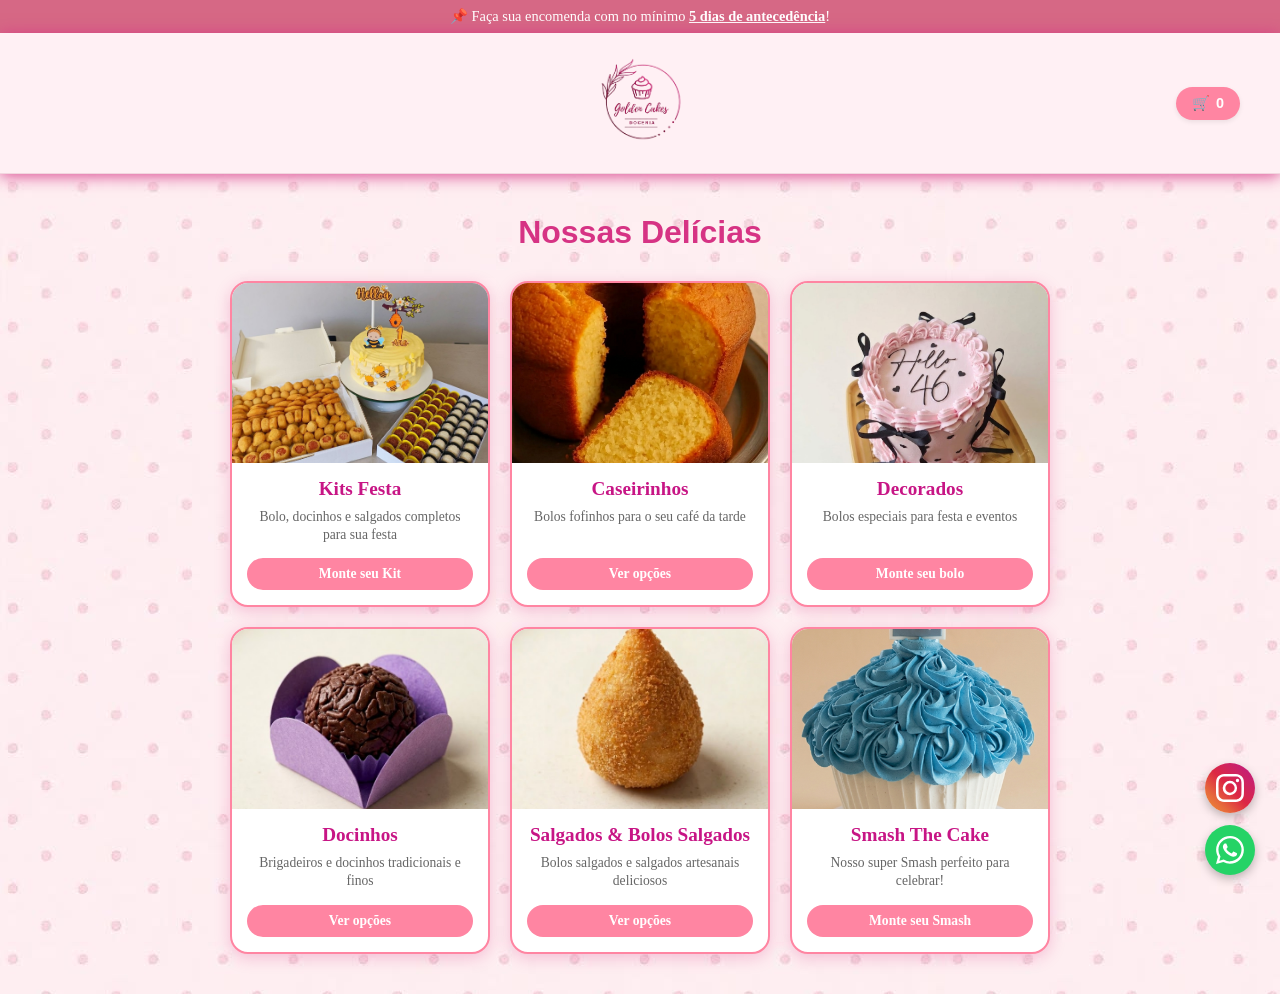
<file: index.html>
<!DOCTYPE html>
<html lang="pt-br">

<head>
    <meta charset="UTF-8">
    <meta name="viewport" content="width=device-width, initial-scale=1.0">
    <title>Golden Cakes</title>
    <link rel="stylesheet" href="style.css">

    <!-- Estilos do Carrinho Lateral (Sacola) e Cabeçalho -->
    <style>
        /* Barra de Aviso no Topo */
        .top-banner {
            background-color: #d66885;
            color: #ffffff;
            text-align: center;
            padding: 8px 15px;
            font-size: 0.9rem;
            font-weight: 500;
        }

        .top-banner strong {
            text-decoration: underline;
        }

        /* Ajustes do Cabeçalho (Centralizar Logo e Carrinho na Direita) */
        header {
            background-color: #fff0f4;
            padding: 10px 20px;
            border-bottom: 1px solid #f2d6df;
        }

        .logonav {
            display: grid;
            grid-template-columns: 1fr auto 1fr;
            align-items: center;
            max-width: 1200px;
            margin: 0 auto;
        }

        .header-spacer {
            grid-column: 1;
        }

        .log {
            grid-column: 2;
            justify-self: center;
            max-height: 120px;
            width: auto;
        }

        .cart-btn-header {
            grid-column: 3;
            justify-self: end;
            background-color: #ff85a2;
            color: white;
            border: none;
            padding: 8px 16px;
            border-radius: 20px;
            font-weight: bold;
            cursor: pointer;
            display: flex;
            align-items: center;
            gap: 6px;
            font-size: 0.9rem;
            box-shadow: 0 2px 5px rgba(0, 0, 0, 0.08);
            transition: background 0.2s, transform 0.2s;
        }

        .cart-btn-header:hover {
            background-color: #d66885;
            transform: scale(1.03);
        }

        .cart-drawer {
            position: fixed;
            top: 0;
            right: -380px;
            width: 350px;
            height: 100%;
            background-color: #fff;
            box-shadow: -4px 0 15px rgba(0, 0, 0, 0.15);
            z-index: 1000;
            transition: right 0.3s ease;
            display: flex;
            flex-direction: column;
            padding: 20px;
        }

        .cart-drawer.active {
            right: 0;
        }

        /* Fundo escuro quando a sacola abre */
        .cart-overlay {
            position: fixed;
            top: 0;
            left: 0;
            width: 100%;
            height: 100%;
            background: rgba(0, 0, 0, 0.4);
            z-index: 999;
            display: none;
        }

        .cart-overlay.active {
            display: block;
        }

        /* Topo do Carrinho */
        .cart-header {
            display: flex;
            justify-content: space-between;
            align-items: center;
            border-bottom: 2px solid #f2d6df;
            padding-bottom: 12px;
            margin-bottom: 15px;
        }

        .cart-header h3 {
            color: #d66885;
            margin: 0;
            font-size: 1.2rem;
        }

        .close-cart-btn {
            background: none;
            border: none;
            font-size: 1.4rem;
            cursor: pointer;
            color: #888;
        }

        /* Lista de Itens */
        .cart-items {
            flex: 1;
            overflow-y: auto;
            display: flex;
            flex-direction: column;
            gap: 12px;
        }

        .cart-empty {
            text-align: center;
            color: #999;
            margin-top: 40px;
            font-size: 0.9rem;
        }

        /* Item do Carrinho */
        .cart-item {
            background: #fff0f4;
            padding: 10px 12px;
            border-radius: 8px;
            border: 1px solid #f2d6df;
            display: flex;
            justify-content: space-between;
            align-items: flex-start;
            gap: 8px;
        }

        .cart-item-info {
            font-size: 0.85rem;
            display: flex;
            flex-direction: column;
            gap: 3px;
        }

        .cart-item-info strong {
            color: #333;
        }

        .cart-item-info small {
            color: #666;
            line-height: 1.2;
        }

        .cart-obs {
            color: #d66885 !important;
            font-style: italic;
        }

        .cart-item-price {
            color: #d66885;
            font-weight: bold;
            margin-top: 4px;
        }

        .btn-remove-item {
            background: none;
            border: none;
            cursor: pointer;
            font-size: 1rem;
            opacity: 0.7;
            transition: opacity 0.2s;
        }

        .btn-remove-item:hover {
            opacity: 1;
        }

        /* Rodapé do Carrinho */
        .cart-footer {
            border-top: 2px dashed #f2d6df;
            padding-top: 15px;
            margin-top: 15px;
        }

        .cart-total {
            display: flex;
            justify-content: space-between;
            font-size: 1.1rem;
            font-weight: bold;
            color: #333;
            margin-bottom: 15px;
        }

        .cart-total span:last-child {
            color: #d66885;
        }

        .btn-whatsapp {
            width: 100%;
            background-color: #25d366;
            color: white;
            border: none;
            padding: 12px;
            border-radius: 25px;
            font-weight: bold;
            font-size: 0.95rem;
            cursor: pointer;
            display: flex;
            justify-content: center;
            align-items: center;
            gap: 8px;
            transition: background 0.2s;
        }

        .btn-whatsapp:hover {
            background-color: #1ebc57;
        }

        /* Adaptação para Telas Menores */
        @media (max-width: 400px) {
            .cart-drawer {
                width: 100%;
                right: -100%;
            }
        }
    </style>
</head>

<body>

<!-- Ícones Flutuantes (Instagram e WhatsApp) -->
<div class="icones-flutuantes">
    <!-- Instagram -->
    <a href="https://www.instagram.com/golden_cakes013/" target="_blank" class="btn-flutuante instagram" title="Siga nosso Instagram">
        <svg xmlns="http://www.w3.org/2000/svg" width="28" height="28" fill="currentColor" viewBox="0 0 16 16">
            <path d="M8 0C5.829 0 5.556.01 4.703.048 3.85.088 3.269.222 2.76.42a3.917 3.917 0 0 0-1.417.923A3.927 3.927 0 0 0 .42 2.76C.222 3.268.087 3.85.048 4.7.01 5.555 0 5.827 0 8.001c0 2.172.01 2.444.048 3.297.04.852.174 1.433.372 1.942.205.526.478.972.923 1.417.444.445.89.719 1.416.923.51.198 1.09.333 1.942.372C5.555 15.99 5.827 16 8 16s2.444-.01 3.298-.048c.851-.04 1.434-.174 1.943-.372a3.916 3.916 0 0 0 1.416-.923c.445-.445.718-.891.923-1.417.197-.509.332-1.09.372-1.942C15.99 10.445 16 10.173 16 8s-.01-2.445-.048-3.299c-.04-.851-.175-1.433-.372-1.941a3.926 3.926 0 0 0-.923-1.417A3.911 3.911 0 0 0 13.24.42c-.51-.198-1.092-.333-1.943-.372C10.443.01 10.172 0 7.998 0h.003zm-.717 1.442h.718c2.136 0 2.389.007 3.232.046.78.035 1.204.166 1.486.275.373.145.64.319.92.599.28.28.453.546.598.92.11.281.24.705.275 1.485.039.843.047 1.096.047 3.231s-.008 2.389-.047 3.232c-.035.78-.166 1.203-.275 1.485a2.47 2.47 0 0 1-.599.919c-.28.28-.546.453-.92.598-.28.11-.704.24-1.485.276-.843.038-1.096.047-3.232.047s-2.39-.009-3.233-.047c-.78-.036-1.203-.166-1.485-.276a2.478 2.478 0 0 1-.92-.598 2.48 2.48 0 0 1-.6-.92c-.109-.281-.24-.705-.275-1.485-.038-.843-.046-1.096-.046-3.233 0-2.136.008-2.388.046-3.231.036-.78.166-1.204.276-1.486.145-.373.319-.64.599-.92.28-.28.546-.453.92-.598.282-.11.705-.24 1.485-.276.738-.034 1.024-.044 2.515-.045v.002zm4.988 1.328a.96.96 0 1 0 0 1.92.96.96 0 0 0 0-1.92zm-4.27 1.122a4.109 4.109 0 1 0 0 8.217 4.109 4.109 0 0 0 0-8.217zm0 1.441a2.667 2.667 0 1 1 0 5.334 2.667 2.667 0 0 1 0-5.334z"/>
        </svg>
    </a>

    <!-- WhatsApp -->
    <a href="https://wa.me/5513988647225" target="_blank" class="btn-flutuante whatsapp" title="Fale conosco no WhatsApp">
        <svg xmlns="http://www.w3.org/2000/svg" width="28" height="28" fill="currentColor" viewBox="0 0 16 16">
            <path d="M13.601 2.326A7.854 7.854 0 0 0 7.994 0C3.627 0 .068 3.558.064 7.926c0 1.399.366 2.76 1.057 3.965L0 16l4.204-1.102a7.933 7.933 0 0 0 3.79.965h.004c4.368 0 7.926-3.558 7.93-7.93A7.898 7.898 0 0 0 13.6 2.326zM7.994 14.521a6.573 6.573 0 0 1-3.356-.92l-.24-.144-2.494.654.666-2.433-.156-.251a6.56 6.56 0 0 1-1.007-3.505c0-3.626 2.957-6.584 6.591-6.584a6.56 6.56 0 0 1 4.64 1.926 6.56 6.56 0 0 1 1.923 4.642c-.002 3.629-2.96 6.583-6.587 6.583zm3.613-4.921c-.198-.099-1.17-.578-1.353-.646-.182-.067-.315-.099-.448.099-.132.197-.513.646-.629.778-.117.132-.233.148-.43.05-.197-.099-.834-.308-1.589-.98-.588-.524-.985-1.172-1.1-1.37-.116-.198-.013-.304.086-.403.088-.088.197-.232.296-.348.1-.116.133-.197.198-.329.065-.132.033-.247-.017-.348-.05-.1-.448-1.082-.615-1.48-.162-.388-.327-.336-.448-.342-.115-.005-.247-.007-.38-.007s-.348.05-.53.248c-.182.197-.696.681-.696 1.662 0 .981.714 1.928.813 2.06.099.132 1.405 2.146 3.404 3.01.476.206.848.33 1.138.422.478.152.913.13 1.258.079.385-.058 1.17-.478 1.335-.94.165-.463.165-.859.116-.94-.049-.082-.181-.132-.38-.231z"/>
        </svg>
    </a>
</div>

    <!-- Barra de Aviso Importante -->
    <div class="top-banner">
        📌 Faça sua encomenda com no mínimo <strong>5 dias de antecedência</strong>!
    </div>

    <!-- Cabeçalho -->
    <header>
        <div class="logonav">
            <div class="header-spacer"></div>
            <img src="logogoldencakes-removebg-preview.png" alt="Logo Golden Cakes" class="log">
            <button class="cart-btn-header" onclick="toggleCart()">
                🛒 <span id="cart-count">0</span>
            </button>
        </div>
    </header>

    <!-- Conteúdo Principal -->
    <main>
        <section class="categorias">
            <h2 class="titulo-secao">Nossas Delícias</h2>

            <div class="cards-container">
                <!-- Card 1: Kits Festa (NOVO CARD) -->
                <a href="kits.html" class="card">
                    <div class="card-imagem">
                        <img src="kitfesta.jpeg" alt="Kits Festa Completo">
                    </div>
                    <div class="card-conteudo">
                        <h3>Kits Festa</h3>
                        <p>Bolo, docinhos e salgados completos para sua festa</p>
                        <span class="btn-card">Monte seu Kit</span>
                    </div>
                </a>

                <!-- Card 2: Caseirinhos -->
                <a href="caseirinhos.html" class="card">
                    <div class="card-imagem">
                        <img src="Gemini_Generated_Image_ndkklyndkklyndkk.jpg" alt="Bolos caseirinhos">
                    </div>
                    <div class="card-conteudo">
                        <h3>Caseirinhos</h3>
                        <p>Bolos fofinhos para o seu café da tarde</p>
                        <span class="btn-card">Ver opções</span>
                    </div>
                </a>

                <!-- Card 3: Decorados -->
                <a href="decorados.html" class="card">
                    <div class="card-imagem">
                        <img src="Decorado.jpg" alt="Bolos Decorados">
                    </div>
                    <div class="card-conteudo">
                        <h3>Decorados</h3>
                        <p>Bolos especiais para festa e eventos</p>
                        <span class="btn-card">Monte seu bolo</span>
                    </div>
                </a>

                <!-- Card 4: Docinhos -->
                <a href="docinhos.html" class="card">
                    <div class="card-imagem">
                        <img src="docinho.jpg" alt="Docinhos Gourmet">
                    </div>
                    <div class="card-conteudo">
                        <h3>Docinhos</h3>
                        <p>Brigadeiros e docinhos tradicionais e finos</p>
                        <span class="btn-card">Ver opções</span>
                    </div>
                </a>

                <!-- Card 5: Salgados -->
                <a href="salgados.html" class="card">
                    <div class="card-imagem">
                        <img src="salgado.jpg" alt="Salgados">
                    </div>
                    <div class="card-conteudo">
                        <h3> Salgados & Bolos Salgados</h3>
                        <p>Bolos salgados e salgados artesanais deliciosos</p>
                        <span class="btn-card">Ver opções</span>
                    </div>
                </a>

                <!-- Card 6: Smash Cake -->
                <a href="smash.html" class="card">
                    <div class="card-imagem">
                        <img src="Gemini_Generated_Image_wpbdrjwpbdrjwpbd.jpg" alt="Smashs">
                    </div>
                    <div class="card-conteudo">
                        <h3>Smash The Cake</h3>
                        <p>Nosso super Smash perfeito para celebrar!</p>
                        <span class="btn-card">Monte seu Smash</span>
                    </div>
                </a>
            </div>
        </section>
    </main>

    <!-- Fundo escuro atrás da sacola -->
    <div id="cart-overlay" class="cart-overlay" onclick="toggleCart()"></div>

    <!-- ESTRUTURA DA SACOLA / CARRINHO LATERAL -->
    <div id="cart-drawer" class="cart-drawer">
        <div class="cart-header">
            <h3>🛍️ Sua Sacola</h3>
            <button class="close-cart-btn" onclick="toggleCart()">&times;</button>
        </div>

        <div id="cart-items-container" class="cart-items">
            <!-- Os itens serão inseridos dinamicamente aqui pelo JavaScript -->
        </div>

        <div class="cart-footer">
            <div class="cart-total">
                <span>Total:</span>
                <span id="cart-total-price">R$ 0,00</span>
            </div>

            <p style="font-size: 0.8rem; color: #777; text-align: center; margin-bottom: 10px;">
                💬 Combine a forma de pagamento (PIX ou Cartão) e os detalhes da entrega pelo WhatsApp.
            </p>

            <button class="btn-whatsapp" onclick="enviarWhatsApp()">
                📱 Finalizar no WhatsApp
            </button>
        </div>
    </div>

    <footer></footer>

    <!-- LÓGICA JAVASCRIPT DO CARRINHO -->
    <script>
        const CHAVE_CARRINHO = 'carrinhoGoldenCakes';

        // Retorna a lista de produtos do localStorage
        function getCarrinho() {
            return JSON.parse(localStorage.getItem(CHAVE_CARRINHO)) || [];
        }

        // Salva e atualiza a tela
        function salvarCarrinho(carrinho) {
            localStorage.setItem(CHAVE_CARRINHO, JSON.stringify(carrinho));
            atualizarExibicaoCarrinho();
        }

        // Abre ou fecha a gaveta do carrinho
        function toggleCart() {
            document.getElementById('cart-drawer').classList.toggle('active');
            document.getElementById('cart-overlay').classList.toggle('active');
        }

        // Atualiza o contador do topo e a lista de itens da sacola
        function atualizarExibicaoCarrinho() {
            const carrinho = getCarrinho();
            const countEl = document.getElementById('cart-count');
            const itemsContainer = document.getElementById('cart-items-container');
            const totalEl = document.getElementById('cart-total-price');

            // Atualiza a contagem no ícone do header
            if (countEl) {
                countEl.innerText = carrinho.length;
            }

            // Se o carrinho estiver vazio
            if (carrinho.length === 0) {
                itemsContainer.innerHTML = '<p class="cart-empty">Sua sacola está vazia.</p>';
                if (totalEl) totalEl.innerText = 'R$ 0,00';
                return;
            }

            // Renderiza os itens
            let totalGeral = 0;
            itemsContainer.innerHTML = '';

            carrinho.forEach((item, index) => {
                totalGeral += item.preco;

                itemsContainer.innerHTML += `
                    <div class="cart-item">
                        <div class="cart-item-info">
                            <strong>${item.nome}</strong>
                            <small>${item.detalhes}</small>
                            ${item.obs ? `<small class="cart-obs"><strong>Obs:</strong> ${item.obs}</small>` : ''}
                            <div class="cart-item-price">R$ ${item.preco.toFixed(2).replace('.', ',')}</div>
                        </div>
                        <button class="btn-remove-item" onclick="removerItem(${index})" title="Remover item">🗑️</button>
                    </div>
                `;
            });

            if (totalEl) {
                totalEl.innerText = `R$ ${totalGeral.toFixed(2).replace('.', ',')}`;
            }
        }

        // Remove um item do carrinho
        function removerItem(index) {
            let carrinho = getCarrinho();
            carrinho.splice(index, 1);
            salvarCarrinho(carrinho);
        }

        // Formata os itens e redireciona para o WhatsApp
        function enviarWhatsApp() {
            const carrinho = getCarrinho();
            
            if (carrinho.length === 0) {
                alert('Sua sacola está vazia! Adicione um bolo antes de finalizar.');
                return;
            }

            let texto = "*🎂 NOVO PEDIDO - GOLDEN CAKES*\n\n";
            let total = 0;

            carrinho.forEach((item, i) => {
                texto += `*${i + 1}. ${item.nome}*\n`;
                texto += `   ${item.detalhes}\n`;
                if (item.obs) texto += `   *Obs:* ${item.obs}\n`;
                texto += `   *Valor:* R$ ${item.preco.toFixed(2).replace('.', ',')}\n\n`;
                total += item.preco;
            });

            texto += `-----------------------------------\n`;
            texto += `*TOTAL ESTIMADO:* R$ ${total.toFixed(2).replace('.', ',')}\n\n`;
            texto += `Aguardando confirmação para combinar entrega/retirada!`;

            // INSIRA O SEU NÚMERO DE WHATSAPP AQUI (DDD + NÚMERO):
            const numeroWhatsApp = "5513988647225"; 

            const url = `https://wa.me/${numeroWhatsApp}?text=${encodeURIComponent(texto)}`;
            window.open(url, '_blank');
        }

        // Executa a leitura da sacola assim que a página é carregada
        window.addEventListener('DOMContentLoaded', () => {
            atualizarExibicaoCarrinho();
        });
    </script>
</body>

</html>
</file>
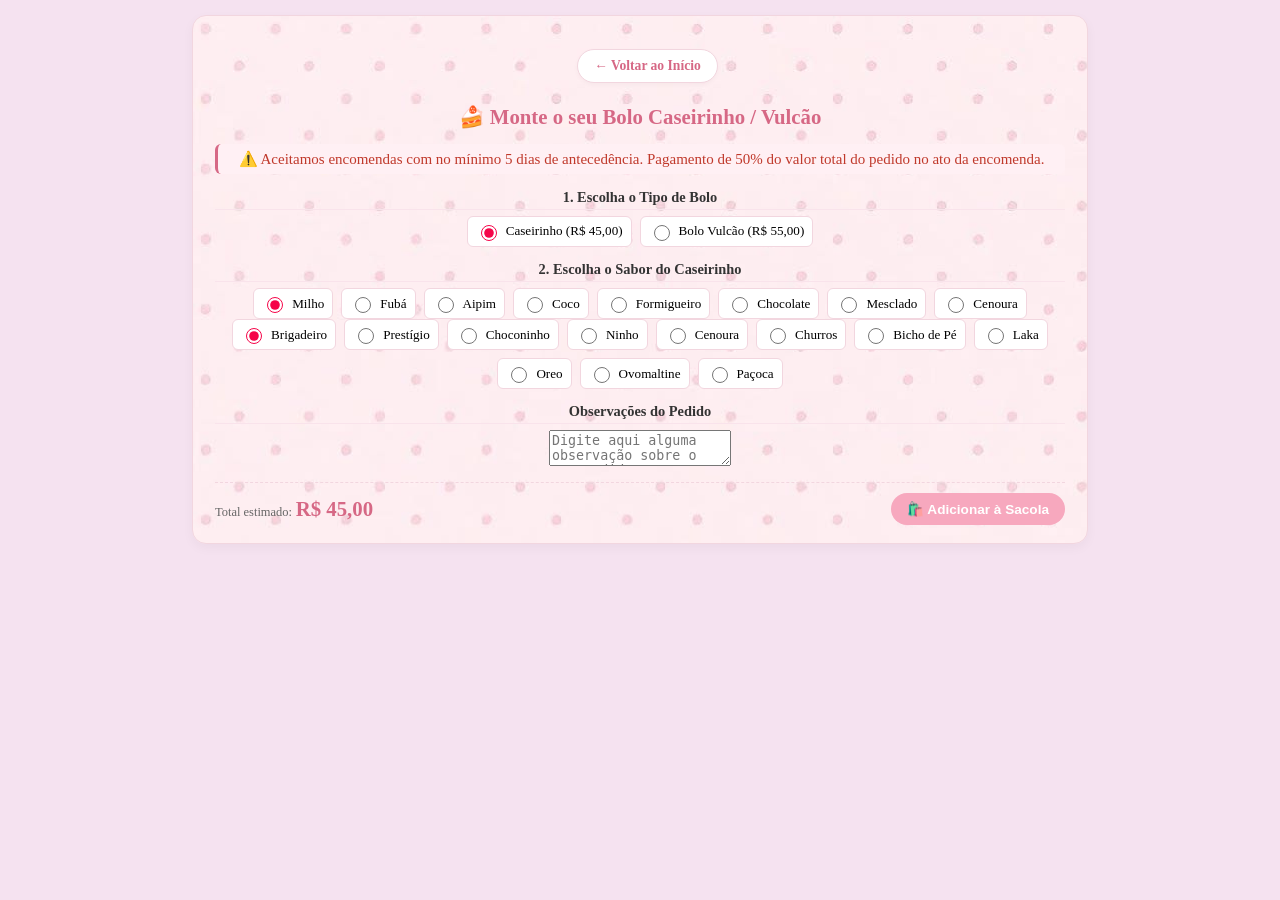
<file: caseirinhos.html>
<!DOCTYPE html>
<html lang="pt-BR">
<head>
    <meta charset="UTF-8">
    <meta name="viewport" content="width=device-width, initial-scale=1.0">
    <title>Monte seu Caseirinho / Vulcão</title>
    <link rel="stylesheet" href="styledecorados.css">
    <style>
      /* Correção para não vazar a tela em dispositivos móveis */
      .opcoes-lista, .opcoes-grid-recheios, .opcoes-grid {
        display: flex !important;
        flex-wrap: wrap !important;
        justify-content: center !important;
        gap: 8px !important;
      }

      .item-opcao, .card-radio {
        max-width: 100% !important;
        box-sizing: border-box !important;
      }
    </style>
</head>
<body>

<section class="montador-cardapio">
<a href="index.html" class="btn-voltar-inicio">
  &larr; Voltar ao Início
</a>

  <h2 class="titulo">🍰 Monte o seu Bolo Caseirinho / Vulcão</h2>
  <p class="aviso-antecedencia">⚠️ Aceitamos encomendas com no mínimo 5 dias de antecedência. Pagamento de 50% do valor total do pedido no ato da encomenda.</p>

  <form id="formCaseirinho">
    <!-- 1. Tipo de Bolo -->
    <div class="grupo-opcao">
      <h3>1. Escolha o Tipo de Bolo</h3>
      <div class="opcoes-grid">
        <label class="card-radio">
          <input type="radio" name="tipoBolo" value="Caseirinho" data-preco="45" checked onchange="alternarTipoBolo()">
          <span>Caseirinho (R$ 45,00)</span>
        </label>
        <label class="card-radio">
          <input type="radio" name="tipoBolo" value="Bolo Vulcão" data-preco="55" onchange="alternarTipoBolo()">
          <span>Bolo Vulcão (R$ 55,00)</span>
        </label>
      </div>
    </div>

    <!-- 2. Sabores -->
    <div class="grupo-opcao">
      <h3 id="tituloSabor">2. Escolha o Sabor do Caseirinho</h3>

      <!-- Sabores Caseirinho -->
      <div id="secaoCaseirinho" class="opcoes-lista">
        <label class="item-opcao"><input type="radio" name="saborCaseirinho" value="Milho" checked> <span>Milho</span></label>
        <label class="item-opcao"><input type="radio" name="saborCaseirinho" value="Fubá"> <span>Fubá</span></label>
        <label class="item-opcao"><input type="radio" name="saborCaseirinho" value="Aipim"> <span>Aipim</span></label>
        <label class="item-opcao"><input type="radio" name="saborCaseirinho" value="Coco"> <span>Coco</span></label>
        <label class="item-opcao"><input type="radio" name="saborCaseirinho" value="Formigueiro"> <span>Formigueiro</span></label>
        <label class="item-opcao"><input type="radio" name="saborCaseirinho" value="Chocolate"> <span>Chocolate</span></label>
        <label class="item-opcao"><input type="radio" name="saborCaseirinho" value="Mesclado"> <span>Mesclado</span></label>
        <label class="item-opcao"><input type="radio" name="saborCaseirinho" value="Cenoura"> <span>Cenoura</span></label>
      </div>

      <!-- Sabores Vulcão -->
      <div id="secaoVulcao" class="opcoes-grid-recheios" style="display: none;">
        <label class="item-opcao"><input type="radio" name="saborVulcao" value="Brigadeiro" checked> <span>Brigadeiro</span></label>
        <label class="item-opcao"><input type="radio" name="saborVulcao" value="Prestígio"> <span>Prestígio</span></label>
        <label class="item-opcao"><input type="radio" name="saborVulcao" value="Choconinho"> <span>Choconinho</span></label>
        <label class="item-opcao"><input type="radio" name="saborVulcao" value="Ninho"> <span>Ninho</span></label>
        <label class="item-opcao"><input type="radio" name="saborVulcao" value="Cenoura"> <span>Cenoura</span></label>
        <label class="item-opcao"><input type="radio" name="saborVulcao" value="Churros"> <span>Churros</span></label>
        <label class="item-opcao"><input type="radio" name="saborVulcao" value="Bicho de pé"> <span>Bicho de Pé</span></label>
        <label class="item-opcao"><input type="radio" name="saborVulcao" value="Laka"> <span>Laka</span></label>
        <label class="item-opcao"><input type="radio" name="saborVulcao" value="Oreo"> <span>Oreo</span></label>
        <label class="item-opcao"><input type="radio" name="saborVulcao" value="Ovomaltine"> <span>Ovomaltine</span></label>
        <label class="item-opcao"><input type="radio" name="saborVulcao" value="Paçoca"> <span>Paçoca</span></label>
      </div>
    </div>

    <!-- 3. Massa (SÓ APARECE NO BOLO VULCÃO) -->
    <div class="grupo-opcao" id="secaoMassa" style="display: none;">
      <h3>3. Escolha a Massa do Vulcão</h3>
      <div class="opcoes-lista">
        <label class="item-opcao"><input type="radio" name="massaVulcao" value="Canela" checked> <span>Canela</span></label>
        <label class="item-opcao"><input type="radio" name="massaVulcao" value="Chocolate"> <span>Chocolate</span></label>
        <label class="item-opcao"><input type="radio" name="massaVulcao" value="Baunilha"> <span>Baunilha</span></label>
        <label class="item-opcao"><input type="radio" name="massaVulcao" value="Cenoura"> <span>Cenoura</span></label>
      </div>
    </div>

    <!-- 4. Adicional de Frutas (SÓ APARECE NO BOLO VULCÃO) -->
    <div class="grupo-opcao" id="secaoFrutas" style="display: none;">
      <h4 class="titulo-categoria">Adicional de Frutas <small>(Opcional - + R$ 5,00 cada)</small></h4>
      <div class="opcoes-grid-recheios">
        <label class="item-opcao"><input type="checkbox" name="fruta" value="Morango" data-adicional="5" onchange="calcularPrecoTotal()"> <span>Morango (+ R$ 5,00)</span></label>
        <label class="item-opcao"><input type="checkbox" name="fruta" value="Uva" data-adicional="5" onchange="calcularPrecoTotal()"> <span>Uva (+ R$ 5,00)</span></label>
      </div>
    </div>

    <!-- 5. Observações -->
    <div class="grupo-opcao">
      <h3>Observações do Pedido</h3>
      <textarea id="detalhesPedido" placeholder="Digite aqui alguma observação sobre o seu pedido..."></textarea>
    </div>

    <!-- Resumo e Botão -->
    <div class="resumo-pedido">
      <div class="valor-final">
        <span>Total estimado:</span>
        <strong id="precoFinal">R$ 45,00</strong>
      </div>
      <button type="button" class="btn-adicionar" onclick="adicionarAoCarrinhoCaseirinho()">
        🛍️ Adicionar à Sacola   
      </button>
    </div>
  </form>
</section>

<script>
  function alternarTipoBolo() {
    const tipo = document.querySelector('input[name="tipoBolo"]:checked').value;
    const secaoCaseirinho = document.getElementById('secaoCaseirinho');
    const secaoVulcao = document.getElementById('secaoVulcao');
    const secaoMassa = document.getElementById('secaoMassa');
    const secaoFrutas = document.getElementById('secaoFrutas');
    const tituloSabor = document.getElementById('tituloSabor');

    if (tipo === 'Caseirinho') {
      secaoCaseirinho.style.display = 'flex';
      secaoVulcao.style.display = 'none';
      secaoMassa.style.display = 'none';
      secaoFrutas.style.display = 'none';
      tituloSabor.innerText = '2. Escolha o Sabor do Caseirinho';

      document.querySelectorAll('input[name="fruta"]').forEach(input => input.checked = false);
    } else {
      secaoCaseirinho.style.display = 'none';
      secaoVulcao.style.display = 'flex';
      secaoMassa.style.display = 'block';
      secaoFrutas.style.display = 'block';
      tituloSabor.innerText = '2. Escolha o Sabor do Vulcão';
    }

    calcularPrecoTotal();
  }

  function calcularPrecoTotal() {
    const tipoRadio = document.querySelector('input[name="tipoBolo"]:checked');
    let total = tipoRadio ? parseFloat(tipoRadio.dataset.preco) : 45;

    if (tipoRadio && tipoRadio.value === 'Bolo Vulcão') {
      const frutasMarcadas = document.querySelectorAll('input[name="fruta"]:checked');
      frutasMarcadas.forEach(item => {
        total += parseFloat(item.dataset.adicional);
      });
    }

    document.getElementById('precoFinal').innerText = `R$ ${total.toFixed(2).replace('.', ',')}`;
  }

  function adicionarAoCarrinhoCaseirinho() {
    const tipo = document.querySelector('input[name="tipoBolo"]:checked').value;
    const precoTexto = document.getElementById('precoFinal').innerText;
    const observacoes = document.getElementById('detalhesPedido').value;

    let sabor = '';
    let detalhesStr = '';

    if (tipo === 'Caseirinho') {
      sabor = document.querySelector('input[name="saborCaseirinho"]:checked').value;
      detalhesStr = `Sabor: ${sabor}`;
    } else {
      sabor = document.querySelector('input[name="saborVulcao"]:checked').value;
      const massa = document.querySelector('input[name="massaVulcao"]:checked').value;
      const frutas = Array.from(document.querySelectorAll('input[name="fruta"]:checked')).map(el => el.value);

      detalhesStr = `Sabor: ${sabor} | Massa: ${massa}`;
      if (frutas.length > 0) {
        detalhesStr += ` | Frutas: ${frutas.join(', ')}`;
      }
    }

    const precoNumerico = parseFloat(precoTexto.replace('R$', '').replace('.', '').replace(',', '.').trim());

    const itemBolo = {
      nome: `${tipo} - ${sabor}`,
      detalhes: detalhesStr,
      obs: observacoes,
      preco: precoNumerico,
      quantidade: 1
    };

    let carrinho = JSON.parse(localStorage.getItem('carrinhoGoldenCakes')) || [];
    carrinho.push(itemBolo);
    localStorage.setItem('carrinhoGoldenCakes', JSON.stringify(carrinho));

    alert(`${tipo} adicionado à sua sacola!`);
    window.location.href = 'index.html';
  }

  document.addEventListener('DOMContentLoaded', () => {
    alternarTipoBolo();
  });
</script>

</body>
</html>
</file>
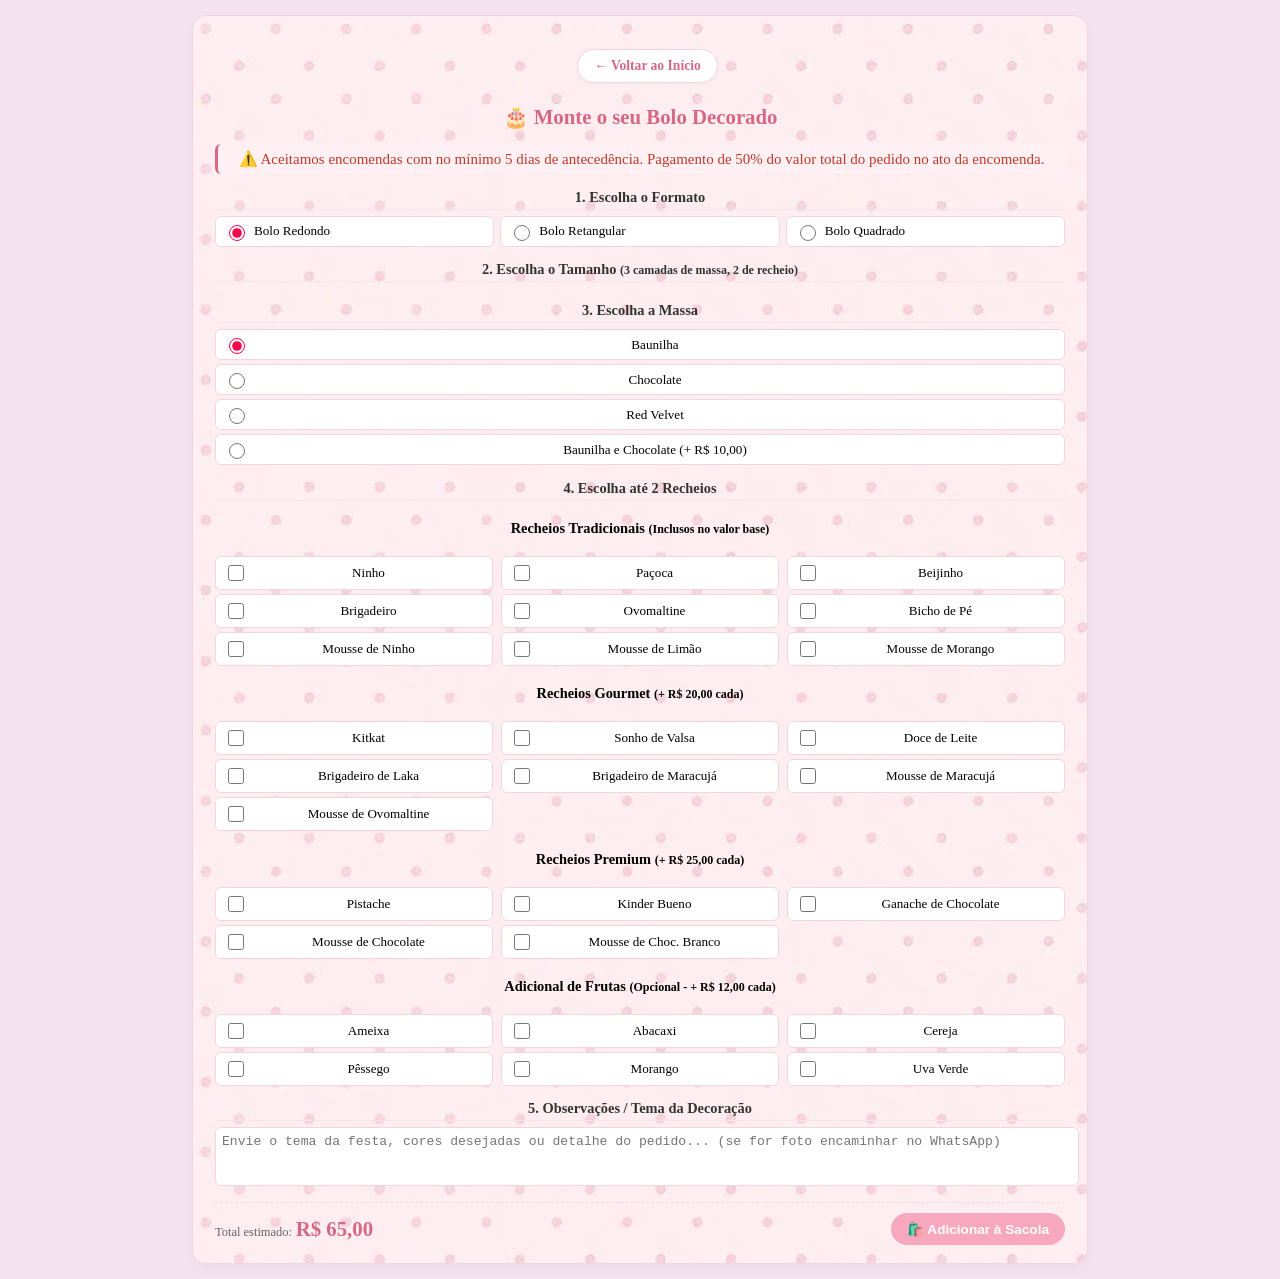
<file: decorados.html>
<!DOCTYPE html>
<html lang="en">
<head>
    <meta charset="UTF-8">
    <meta name="viewport" content="width=device-width, initial-scale=1.0">
    <title>Decorados</title>
    <link rel="stylesheet" href="styledecorados.css">
</head>
<body>

<section class="montador-cardapio">
<a href="index.html" class="btn-voltar-inicio">
  &larr; Voltar ao Início
</a>

  <h2 class="titulo">🎂 Monte o seu Bolo Decorado</h2>
  <p class="aviso-antecedencia">⚠️ Aceitamos encomendas com no mínimo 5 dias de antecedência. Pagamento de 50% do valor total do pedido no ato da encomenda.</p>

  <form id="formBoloDecorado">
    <!-- 1. Formato do Bolo -->
    <div class="grupo-opcao">
      <h3>1. Escolha o Formato</h3>
      <div class="opcoes-grid">
        <label class="card-radio">
          <input type="radio" name="formato" value="Redondo" checked onchange="atualizarTamanhos()">
          <span>Bolo Redondo</span>
        </label>
        <label class="card-radio">
          <input type="radio" name="formato" value="Retangular" onchange="atualizarTamanhos()">
          <span>Bolo Retangular</span>
        </label>
        <label class="card-radio">
          <input type="radio" name="formato" value="Quadrado" onchange="atualizarTamanhos()">
          <span>Bolo Quadrado</span>
        </label>
      </div>
    </div>

    <!-- 2. Tamanho -->
    <div class="grupo-opcao">
      <h3>2. Escolha o Tamanho <small>(3 camadas de massa, 2 de recheio)</small></h3>
      <div id="containerTamanhos" class="opcoes-lista">
        <!-- Inserido dinamicamente via JS -->
      </div>
    </div>

    <!-- 3. Massa -->
    <div class="grupo-opcao">
      <h3>3. Escolha a Massa</h3>
      <div class="opcoes-lista">
        <label class="item-opcao">
          <input type="radio" name="massa" value="Baunilha" data-adicional="0" checked onchange="calcularPrecoTotal()">
          <span>Baunilha</span>
        </label>
        <label class="item-opcao">
          <input type="radio" name="massa" value="Chocolate" data-adicional="0" onchange="calcularPrecoTotal()">
          <span>Chocolate</span>
        </label>
        <label class="item-opcao">
          <input type="radio" name="massa" value="Red velvet" data-adicional="0" onchange="calcularPrecoTotal()">
          <span>Red Velvet</span>
        </label>
        <label class="item-opcao">
          <input type="radio" name="massa" value="Baunilha e Chocolate" data-adicional="10" onchange="calcularPrecoTotal()">
          <span>Baunilha e Chocolate (+ R$ 10,00)</span>
        </label>
      </div>
    </div>

    <!-- 4. Recheios divididos por Categoria -->
    <div class="grupo-opcao">
      <h3>4. Escolha até 2 Recheios</h3>

      <!-- Tradicionais -->
      <h4>Recheios Tradicionais <small>(Inclusos no valor base)</small></h4>
      <div class="opcoes-grid-recheios">
        <label class="item-opcao"><input type="checkbox" name="recheio" value="Ninho" data-adicional="0" onchange="limitarEcalcular(this)"> <span>Ninho</span></label>
        <label class="item-opcao"><input type="checkbox" name="recheio" value="Paçoca" data-adicional="0" onchange="limitarEcalcular(this)"> <span>Paçoca</span></label>
        <label class="item-opcao"><input type="checkbox" name="recheio" value="Beijinho" data-adicional="0" onchange="limitarEcalcular(this)"> <span>Beijinho</span></label>
        <label class="item-opcao"><input type="checkbox" name="recheio" value="Brigadeiro" data-adicional="0" onchange="limitarEcalcular(this)"> <span>Brigadeiro</span></label>
        <label class="item-opcao"><input type="checkbox" name="recheio" value="Ovomaltine" data-adicional="0" onchange="limitarEcalcular(this)"> <span>Ovomaltine</span></label>
        <label class="item-opcao"><input type="checkbox" name="recheio" value="Bicho de pé" data-adicional="0" onchange="limitarEcalcular(this)"> <span>Bicho de Pé</span></label>
        <label class="item-opcao"><input type="checkbox" name="recheio" value="Mousse de Ninho" data-adicional="0" onchange="limitarEcalcular(this)"> <span>Mousse de Ninho</span></label>
        <label class="item-opcao"><input type="checkbox" name="recheio" value="Mousse de limão" data-adicional="0" onchange="limitarEcalcular(this)"> <span>Mousse de Limão</span></label>
        <label class="item-opcao"><input type="checkbox" name="recheio" value="Mousse de morango" data-adicional="0" onchange="limitarEcalcular(this)"> <span>Mousse de Morango</span></label>
      </div>

      <!-- Gourmet -->
      <h4 class="titulo-categoria">Recheios Gourmet <small>(+ R$ 20,00 cada)</small></h4>
      <div class="opcoes-grid-recheios">
        <label class="item-opcao"><input type="checkbox" name="recheio" value="Kitkat" data-adicional="20" onchange="limitarEcalcular(this)"> <span>Kitkat</span></label>
        <label class="item-opcao"><input type="checkbox" name="recheio" value="Sonho de valsa" data-adicional="20" onchange="limitarEcalcular(this)"> <span>Sonho de Valsa</span></label>
        <label class="item-opcao"><input type="checkbox" name="recheio" value="Doce de leite" data-adicional="20" onchange="limitarEcalcular(this)"> <span>Doce de Leite</span></label>
        <label class="item-opcao"><input type="checkbox" name="recheio" value="Brigadeiro de laka" data-adicional="20" onchange="limitarEcalcular(this)"> <span>Brigadeiro de Laka</span></label>
        <label class="item-opcao"><input type="checkbox" name="recheio" value="Brigadeiro de maracujá" data-adicional="20" onchange="limitarEcalcular(this)"> <span>Brigadeiro de Maracujá</span></label>
        <label class="item-opcao"><input type="checkbox" name="recheio" value="Mousse de maracujá" data-adicional="20" onchange="limitarEcalcular(this)"> <span>Mousse de Maracujá</span></label>
        <label class="item-opcao"><input type="checkbox" name="recheio" value="Mousse de ovomaltine" data-adicional="20" onchange="limitarEcalcular(this)"> <span>Mousse de Ovomaltine</span></label>
      </div>

      <!-- Premium -->
      <h4 class="titulo-categoria">Recheios Premium <small>(+ R$ 25,00 cada)</small></h4>
      <div class="opcoes-grid-recheios">
        <label class="item-opcao"><input type="checkbox" name="recheio" value="Pistache" data-adicional="25" onchange="limitarEcalcular(this)"> <span>Pistache</span></label>
        <label class="item-opcao"><input type="checkbox" name="recheio" value="Kinder bueno" data-adicional="25" onchange="limitarEcalcular(this)"> <span>Kinder Bueno</span></label>
        <label class="item-opcao"><input type="checkbox" name="recheio" value="Ganache de chocolate" data-adicional="25" onchange="limitarEcalcular(this)"> <span>Ganache de Chocolate</span></label>
        <label class="item-opcao"><input type="checkbox" name="recheio" value="Mousse de chocolate" data-adicional="25" onchange="limitarEcalcular(this)"> <span>Mousse de Chocolate</span></label>
        <label class="item-opcao"><input type="checkbox" name="recheio" value="Mousse de chocolate branco" data-adicional="25" onchange="limitarEcalcular(this)"> <span>Mousse de Choc. Branco</span></label>
      </div>

      <!-- Adicionais de Fruta -->
      <h4 class="titulo-categoria">Adicional de Frutas <small>(Opcional - + R$ 12,00 cada)</small></h4>
      <div class="opcoes-grid-recheios">
        <label class="item-opcao"><input type="checkbox" name="fruta" value="Ameixa" data-adicional="12" onchange="calcularPrecoTotal()"> <span>Ameixa</span></label>
        <label class="item-opcao"><input type="checkbox" name="fruta" value="Abacaxi" data-adicional="12" onchange="calcularPrecoTotal()"> <span>Abacaxi</span></label>
        <label class="item-opcao"><input type="checkbox" name="fruta" value="Cereja" data-adicional="12" onchange="calcularPrecoTotal()"> <span>Cereja</span></label>
        <label class="item-opcao"><input type="checkbox" name="fruta" value="Pêssego" data-adicional="12" onchange="calcularPrecoTotal()"> <span>Pêssego</span></label>
        <label class="item-opcao"><input type="checkbox" name="fruta" value="Morango" data-adicional="12" onchange="calcularPrecoTotal()"> <span>Morango</span></label>
        <label class="item-opcao"><input type="checkbox" name="fruta" value="Uva verde" data-adicional="12" onchange="calcularPrecoTotal()"> <span>Uva Verde</span></label>
      </div>
    </div>

    <!-- 5. Observações / Tema -->
    <div class="grupo-opcao">
      <h3>5. Observações / Tema da Decoração</h3>
      <textarea id="detalhesRecheio" placeholder="Envie o tema da festa, cores desejadas ou detalhe do pedido... (se for foto encaminhar no WhatsApp)"></textarea>
    </div>

    <!-- Resumo e Botão -->
    <div class="resumo-pedido">
      <div class="valor-final">
        <span>Total estimado:</span>
        <strong id="precoFinal">R$ 65,00</strong>
      </div>
      <button type="button" class="btn-adicionar" onclick="adicionarAoCarrinhoDecorado()">
         🛍️ Adicionar à Sacola
      </button>
    </div>
  </form>
</section>
<!-- CÓDIGO JAVASCRIPT -->
<script>
  // Dados dos preços por formato e tamanho (conforme cardápio oficial)
  const cardapioPrecos = {
    Redondo: [
      { tamanho: 'PP - 2/4 fatias', preco: 65 },
      { tamanho: 'P - 10/12 fatias', preco: 130 },
      { tamanho: 'M - 20/25 fatias', preco: 180 },
      { tamanho: 'G - 35/40 fatias', preco: 230 },
      { tamanho: 'GG - 50 fatias', preco: 280 },
      { tamanho: 'XG - 70 fatias', preco: 390 }
    ],
    Retangular: [
      { tamanho: 'PP - 10/15 fatias', preco: 140 },
      { tamanho: 'P - 25/30 fatias', preco: 200 },
      { tamanho: 'M - 45/50 fatias', preco: 300 },
      { tamanho: 'G - 65/70 fatias', preco: 400 },
      { tamanho: 'GG - 100 fatias', preco: 520 }
    ],
    Quadrado: [
      { tamanho: 'P - 10/12 fatias', preco: 120 },
      { tamanho: 'M - 25/30 fatias', preco: 180 },
      { tamanho: 'G - 45/50 fatias', preco: 280 },
      { tamanho: 'GG - 70 fatias', preco: 390 }
    ]
  };

  // Atualiza a lista de tamanhos na tela conforme o formato escolhido
  function atualizarTamanhos() {
    const formatoSelecionado = document.querySelector('input[name="formato"]:checked').value;
    const container = document.getElementById('containerTamanhos');
    const listaTamanhos = cardapioPrecos[formatoSelecionado];

    container.innerHTML = '';

    listaTamanhos.forEach((item, index) => {
      const checked = index === 0 ? 'checked' : '';
      container.innerHTML += `
        <label class="item-opcao">
          <input type="radio" name="tamanho" value="${item.tamanho}" data-preco="${item.preco}" ${checked} onchange="calcularPrecoTotal()">
          <span>${item.tamanho}</span>
          <strong>R$ ${item.preco},00</strong>
        </label>
      `;
    });

    calcularPrecoTotal();
  }

  // Trava o limite de até 2 recheios
  function limitarEcalcular(elemento) {
    const recheiosSelecionados = document.querySelectorAll('input[name="recheio"]:checked');
    
    if (recheiosSelecionados.length > 2) {
      alert('Você só pode escolher no máximo 2 recheios por bolo!');
      elemento.checked = false;
    }
    
    calcularPrecoTotal();
  }

  // Soma tamanho + massa especial + recheios adicionais + frutas
  function calcularPrecoTotal() {
    const tamanhoRadio = document.querySelector('input[name="tamanho"]:checked');
    const massaRadio = document.querySelector('input[name="massa"]:checked');
    const recheiosMarcados = document.querySelectorAll('input[name="recheio"]:checked');
    const frutasMarcadas = document.querySelectorAll('input[name="fruta"]:checked');

    let total = tamanhoRadio ? parseFloat(tamanhoRadio.dataset.preco) : 0;
    
    if (massaRadio) total += parseFloat(massaRadio.dataset.adicional);

    recheiosMarcados.forEach(item => {
      total += parseFloat(item.dataset.adicional);
    });

    frutasMarcadas.forEach(item => {
      total += parseFloat(item.dataset.adicional);
    });

    document.getElementById('precoFinal').innerText = `R$ ${total.toFixed(2).replace('.', ',')}`;
  }

  function adicionarAoCarrinhoDecorado() {
  // Captura os dados selecionados no formulário
  const formato = document.querySelector('input[name="formato"]:checked').value;
  const tamanho = document.querySelector('input[name="tamanho"]:checked').value;
  const massa = document.querySelector('input[name="massa"]:checked').value;
  const precoTexto = document.getElementById('precoFinal').innerText;
  const observacoes = document.getElementById('detalhesRecheio').value;

  // Captura os recheios selecionados
  const recheios = Array.from(document.querySelectorAll('input[name="recheio"]:checked'))
                        .map(el => el.value);

  // Captura as frutas selecionadas
  const frutas = Array.from(document.querySelectorAll('input[name="fruta"]:checked'))
                      .map(el => el.value);

  // Converte o valor em texto para número (ex: "R$ 105,00" -> 105.00)
  const precoNumerico = parseFloat(precoTexto.replace('R$', '').replace('.', '').replace(',', '.').trim());

  // Cria o objeto do bolo personalizado
  const itemBolo = {
    nome: `Bolo ${formato} (${tamanho})`,
    detalhes: `Massa: ${massa} | Recheios: ${recheios.join(', ') || 'Nenhum'} ${frutas.length ? '| Frutas: ' + frutas.join(', ') : ''}`,
    obs: observacoes,
    preco: precoNumerico,
    quantidade: 1
  };

  // Busca o carrinho já existente ou cria um novo array vazio
  let carrinho = JSON.parse(localStorage.getItem('carrinhoGoldenCakes')) || [];

  // Adiciona o novo bolo na lista
  carrinho.push(itemBolo);

  // Salva de volta no navegador (localStorage)
  localStorage.setItem('carrinhoGoldenCakes', JSON.stringify(carrinho));

  // Confirmação e direcionamento para a página inicial onde fica a Sacola
  alert(`Bolo ${formato} (${tamanho}) foi adicionado à sua sacola!`);
  window.location.href = 'index.html'; // Redireciona para a home para ver a Sacola

  };
</script>
    
</body>
</html>
</file>
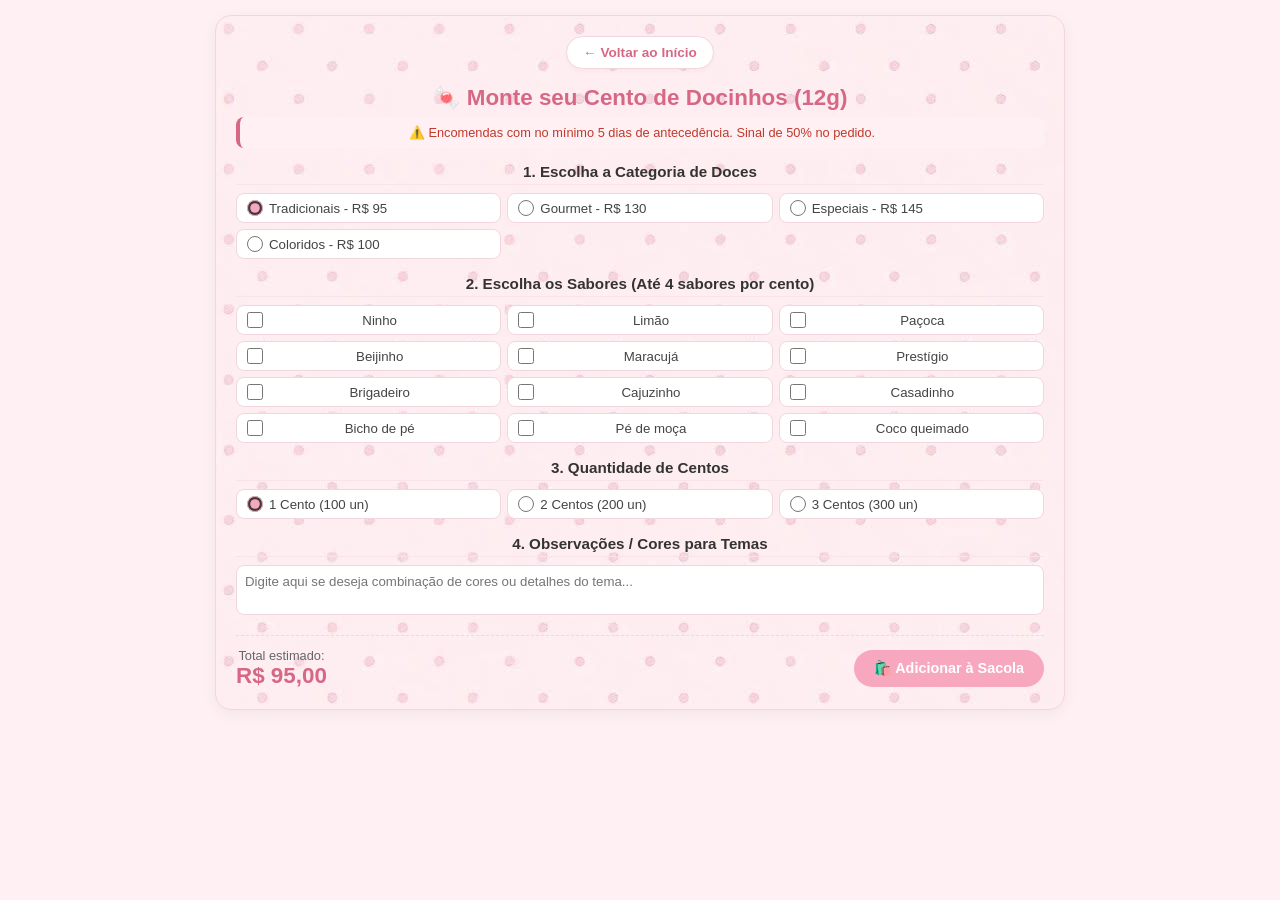
<file: docinhos.html>
<!DOCTYPE html>
<html lang="pt-br">
<head>
  <meta charset="UTF-8">
  <meta name="viewport" content="width=device-width, initial-scale=1.0">
  <title>Docinhos - Golden Cakes</title>
  
  <style>
    * {
      box-sizing: border-box;
      margin: 0;
      padding: 0;
      font-family: 'Segoe UI', Tahoma, Geneva, Verdana, sans-serif;
    }

    body {
      background-color: #fff0f4;
      padding: 15px;
      color: #444;
    }

    .btn-voltar-inicio {
      display: inline-flex;
      align-items: center;
      gap: 6px;
      background-color: #fff;
      color: #d66885;
      border: 1px solid #f2d6df;
      padding: 8px 16px;
      border-radius: 20px;
      text-decoration: none;
      font-size: 0.85rem;
      font-weight: bold;
      margin-bottom: 15px;
      transition: all 0.2s ease;
      box-shadow: 0 2px 5px rgba(0, 0, 0, 0.03);
    }

    .btn-voltar-inicio:hover {
      background-color: #f7a8be;
      color: #ffffff;
      border-color: #f7a8be;
    }

    .montador-cardapio {
      max-width: 850px;
      margin: 0 auto;
      background: #fff;
      padding: 20px;
      background-image: url(fundo.jpg);
      text-align: center;
      border-radius: 16px;
      border: 1px solid #f2d6df;
      box-shadow: 0 4px 15px rgba(0, 0, 0, 0.05);
    }

    .montador-cardapio h2 {
      color: #d66885;
      font-size: 1.4rem;
      margin-bottom: 6px;
    }

    .aviso-antecedencia {
      background: #fff0f4;
      color: #c0392b;
      padding: 8px 12px;
      border-radius: 8px;
      font-size: 0.8rem;
      margin-bottom: 15px;
      border-left: 4px solid #d66885;
    }

    input[type="radio"], input[type="checkbox"] {
      accent-color: #f7a8be;
      width: 16px;
      height: 16px;
      cursor: pointer;
    }

    .grupo-opcao {
      margin-bottom: 16px;
    }

    .grupo-opcao h3 {
      font-size: 0.95rem;
      color: #333;
      margin-bottom: 8px;
      border-bottom: 1px solid #f9e3eb;
      padding-bottom: 4px;
    }

    .subtitulo-categoria {
      font-size: 0.82rem;
      color: #d66885;
      margin: 10px 0 6px 0;
      font-weight: bold;
    }

    .opcoes-grid {
      display: grid;
      grid-template-columns: repeat(3, 1fr);
      gap: 6px;
    }

    .card-radio, .item-opcao {
      display: flex;
      align-items: center;
      gap: 6px;
      padding: 6px 10px;
      border: 1px solid #f2d6df;
      border-radius: 8px;
      cursor: pointer;
      background-color: #fff;
      font-size: 0.83rem;
      transition: background-color 0.2s;
    }

    .card-radio:hover, .item-opcao:hover {
      background-color: #fff5f8;
    }

    .item-opcao span {
      flex: 1;
    }

    textarea#detalhesDoces {
      width: 100%;
      height: 50px;
      padding: 8px;
      border: 1px solid #f2d6df;
      border-radius: 8px;
      font-size: 0.83rem;
      resize: none;
      outline: none;
    }

    .resumo-pedido {
      display: flex;
      justify-content: space-between;
      align-items: center;
      margin-top: 15px;
      padding-top: 12px;
      border-top: 1px dashed #f2d6df;
    }

    .valor-final span {
      font-size: 0.8rem;
      color: #666;
      display: block;
    }

    .valor-final strong {
      font-size: 1.4rem;
      color: #d66885;
    }

    .btn-adicionar {
      background-color: #f7a8be;
      color: #fff;
      border: none;
      padding: 10px 20px;
      border-radius: 20px;
      font-weight: bold;
      font-size: 0.9rem;
      cursor: pointer;
      transition: background 0.2s;
    }

    .btn-adicionar:hover {
      background-color: #e88fa7;
    }

    @media (max-width: 650px) {
      .opcoes-grid {
        grid-template-columns: repeat(2, 1fr);
      }
    }
  </style>
</head>
<body>

  

  <section class="montador-cardapio">
<a href="index.html" class="btn-voltar-inicio">&larr; Voltar ao Início</a>
    <h2>🍬 Monte seu Cento de Docinhos (12g)</h2>
    <p class="aviso-antecedencia">⚠️ Encomendas com no mínimo 5 dias de antecedência. Sinal de 50% no pedido.</p>

    <form id="formDocinhos">
      
      <!-- Categoria de Doces -->
      <div class="grupo-opcao">
        <h3>1. Escolha a Categoria de Doces</h3>
        <div class="opcoes-grid">
          <label class="card-radio">
            <input type="radio" name="categoriaDoce" value="Tradicionais" data-preco="95" checked onchange="trocarCategoriaDoce()">
            <span>Tradicionais - R$ 95</span>
          </label>
          <label class="card-radio">
            <input type="radio" name="categoriaDoce" value="Gourmet" data-preco="130" onchange="trocarCategoriaDoce()">
            <span>Gourmet - R$ 130</span>
          </label>
          <label class="card-radio">
            <input type="radio" name="categoriaDoce" value="Especiais" data-preco="145" onchange="trocarCategoriaDoce()">
            <span>Especiais - R$ 145</span>
          </label>
          <label class="card-radio">
            <input type="radio" name="categoriaDoce" value="Coloridos (Ninho)" data-preco="100" onchange="trocarCategoriaDoce()">
            <span>Coloridos - R$ 100</span>
          </label>
        </div>
      </div>

      <!-- Sabores Dinâmicos -->
      <div class="grupo-opcao">
        <h3>2. Escolha os Sabores (Até 4 sabores por cento)</h3>
        <div id="containerSabores" class="opcoes-grid">
          <!-- Renderizado via Javascript conforme a categoria -->
        </div>
      </div>

      <!-- Quantidade -->
      <div class="grupo-opcao">
        <h3>3. Quantidade de Centos</h3>
        <div class="opcoes-grid">
          <label class="card-radio">
            <input type="radio" name="qtdCento" value="1 Cento (100 un)" data-multiplicador="1" checked onchange="calcularPreco()">
            <span>1 Cento (100 un)</span>
          </label>
          <label class="card-radio">
            <input type="radio" name="qtdCento" value="2 Centos (200 un)" data-multiplicador="2" onchange="calcularPreco()">
            <span>2 Centos (200 un)</span>
          </label>
          <label class="card-radio">
            <input type="radio" name="qtdCento" value="3 Centos (300 un)" data-multiplicador="3" onchange="calcularPreco()">
            <span>3 Centos (300 un)</span>
          </label>
        </div>
      </div>

      <!-- Observações -->
      <div class="grupo-opcao">
        <h3>4. Observações / Cores para Temas</h3>
        <textarea id="detalhesDoces" placeholder="Digite aqui se deseja combinação de cores ou detalhes do tema..."></textarea>
      </div>

      <!-- Resumo -->
      <div class="resumo-pedido">
        <div class="valor-final">
          <span>Total estimado:</span>
          <strong id="precoFinal">R$ 95,00</strong>
        </div>
        <button type="button" class="btn-adicionar" onclick="adicionarDocesAoCarrinho()">
           🛍️ Adicionar à Sacola
        </button>
      </div>

    </form>
  </section>

  <script>
    const saboresPorCategoria = {
      Tradicionais: ["Ninho", "Limão", "Paçoca", "Beijinho", "Maracujá", "Prestígio", "Brigadeiro", "Cajuzinho", "Casadinho", "Bicho de pé", "Pé de moça", "Coco queimado"],
      Gourmet: ["Oreo", "Churros", "Ferreiro", "Sensação", "Olho de sogra", "Ninho c/ Nutella", "Brigadeiro Belga", "Chocolate Branco", "Surpresa de Uva"],
      Especiais: ["Nozes", "Avelã", "Amêndoas", "Floresta Negra"],
      "Coloridos (Ninho)": ["Ejetor", "Carimbo (Consultar Temas)"]
    };

    function trocarCategoriaDoce() {
      const categoria = document.querySelector('input[name="categoriaDoce"]:checked').value;
      const container = document.getElementById('containerSabores');
      const listaSabores = saboresPorCategoria[categoria] || [];

      container.innerHTML = '';
      listaSabores.forEach(sabor => {
        container.innerHTML += `
          <label class="item-opcao">
            <input type="checkbox" name="saborDoce" value="${sabor}" onchange="limitarSabores(this)">
            <span>${sabor}</span>
          </label>
        `;
      });

      calcularPreco();
    }

    function limitarSabores(el) {
      const marcados = document.querySelectorAll('input[name="saborDoce"]:checked');
      if (marcados.length > 4) {
        alert("Você pode escolher no máximo 4 sabores por cento!");
        el.checked = false;
      }
    }

    function calcularPreco() {
      const catRadio = document.querySelector('input[name="categoriaDoce"]:checked');
      const qtdRadio = document.querySelector('input[name="qtdCento"]:checked');

      const precoBase = catRadio ? parseFloat(catRadio.dataset.preco) : 0;
      const mult = qtdRadio ? parseInt(qtdRadio.dataset.multiplicador) : 1;

      const total = precoBase * mult;
      document.getElementById('precoFinal').innerText = `R$ ${total.toFixed(2).replace('.', ',')}`;
    }

    function adicionarDocesAoCarrinho() {
      const categoria = document.querySelector('input[name="categoriaDoce"]:checked').value;
      const qtdText = document.querySelector('input[name="qtdCento"]:checked').value;
      const sabores = Array.from(document.querySelectorAll('input[name="saborDoce"]:checked')).map(el => el.value);
      const obs = document.getElementById('detalhesDoces').value;
      const precoTexto = document.getElementById('precoFinal').innerText;
      const precoNumerico = parseFloat(precoTexto.replace('R$', '').replace('.', '').replace(',', '.').trim());

      if (sabores.length === 0) {
        alert("Por favor, selecione pelo menos 1 sabor de doce!");
        return;
      }

      const itemDoce = {
        nome: `Docinhos ${categoria} (${qtdText})`,
        detalhes: `Sabores: ${sabores.join(', ')}`,
        obs: obs,
        preco: precoNumerico,
        quantidade: 1
      };

      let carrinho = JSON.parse(localStorage.getItem('carrinhoGoldenCakes')) || [];
      carrinho.push(itemDoce);
      localStorage.setItem('carrinhoGoldenCakes', JSON.stringify(carrinho));

      alert(`${itemDoce.nome} adicionado à sacola!`);
      window.location.href = 'index.html';
    }

    window.onload = function() {
      trocarCategoriaDoce();
    };
  </script>
</body>
</html>
</file>
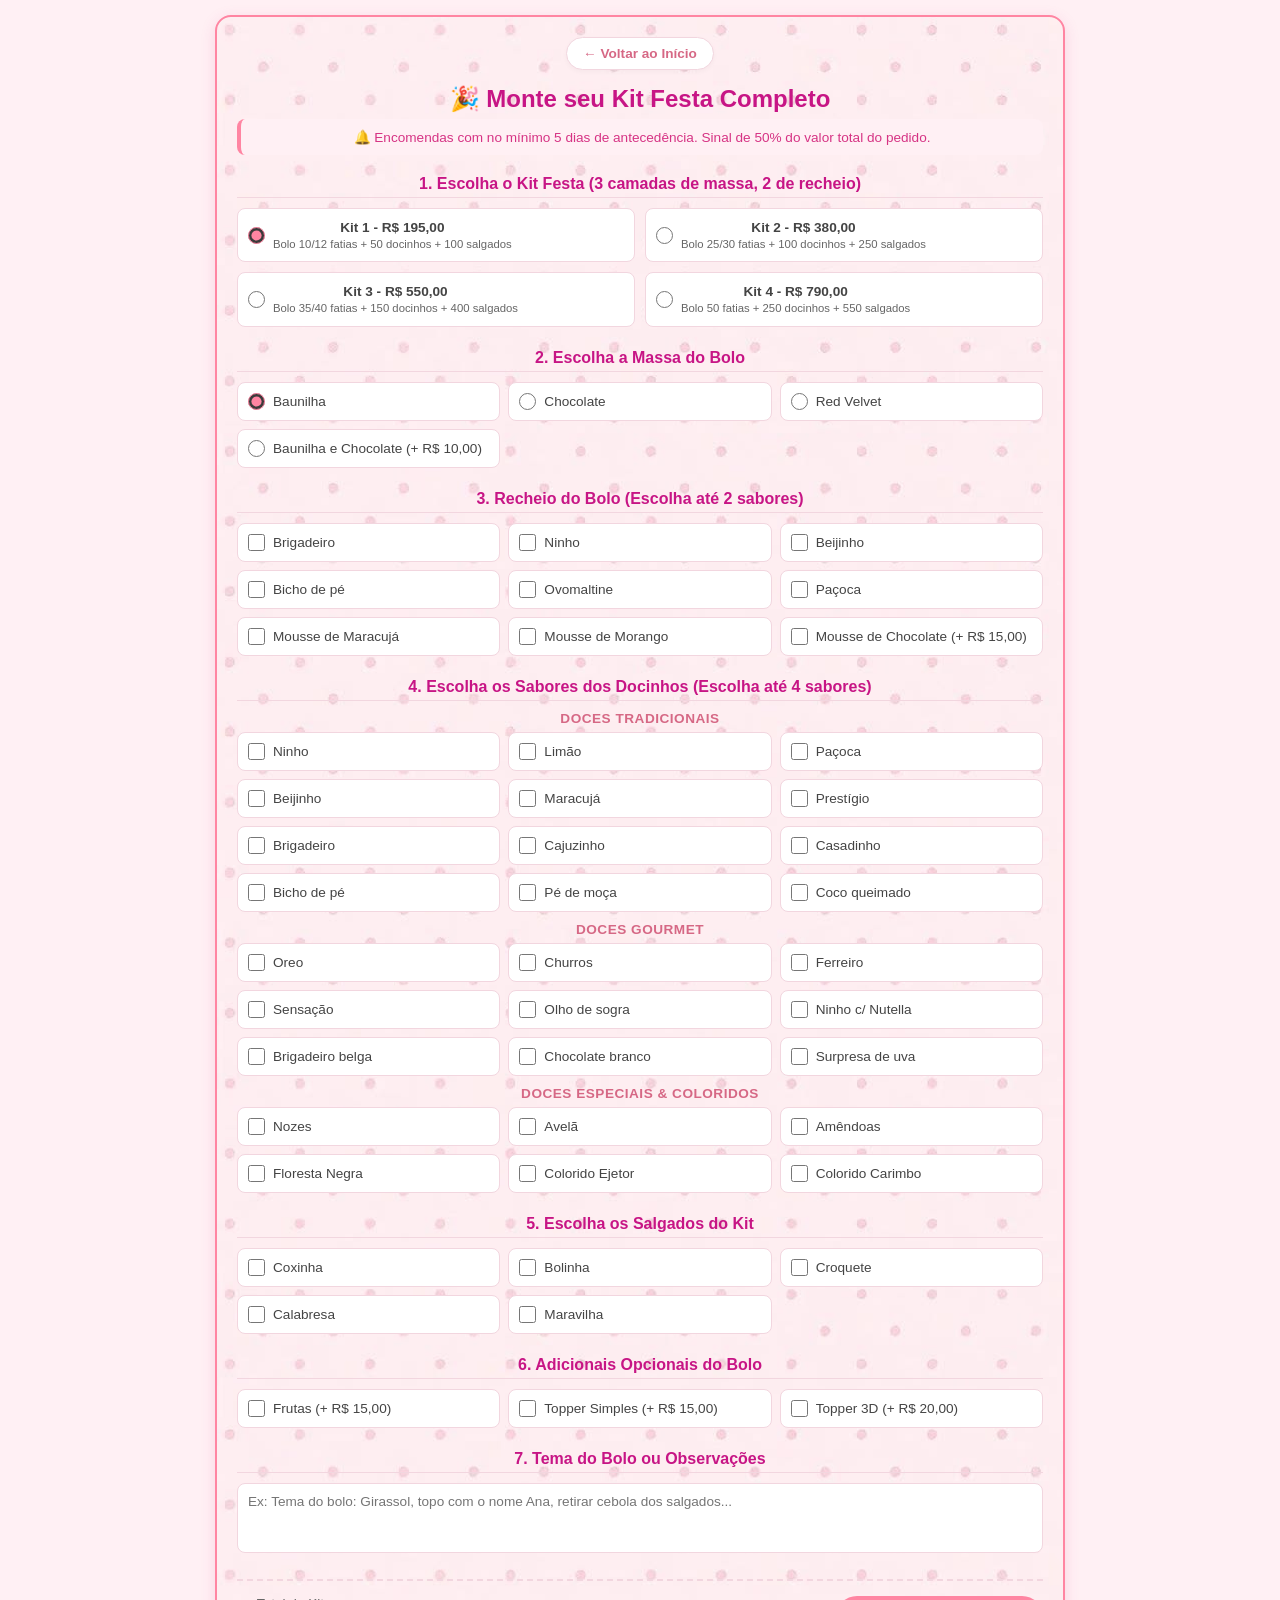
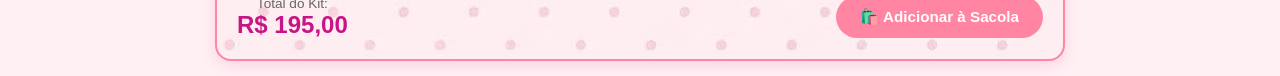
<file: kits.html>
<!DOCTYPE html>
<html lang="pt-br">
<head>
  <meta charset="UTF-8">
  <meta name="viewport" content="width=device-width, initial-scale=1.0">
  <title>Kits Festa - Golden Cakes</title>
  <link rel="stylesheet" href="style.css">

  <style>
    * {
      box-sizing: border-box;
      margin: 0;
      padding: 0;
      font-family: 'Segoe UI', Tahoma, Geneva, Verdana, sans-serif;
    }

    body {
      background-color: #fff0f4;
      padding: 15px;
      color: #444;
    }

    .btn-voltar-inicio {
      display: inline-flex;
      align-items: center;
      gap: 6px;
      background-color: #fff;
      color: #d66885;
      border: 1px solid #f2d6df;
      padding: 8px 16px;
      border-radius: 20px;
      text-decoration: none;
      font-size: 0.85rem;
      font-weight: bold;
      margin-bottom: 15px;
      transition: all 0.2s ease;
      box-shadow: 0 2px 5px rgba(0, 0, 0, 0.03);
    }

    .btn-voltar-inicio:hover {
      background-color: #ff85a2;
      color: #ffffff;
      border-color: #ff85a2;
    }

    .montador-cardapio {
      max-width: 850px;
      margin: 0 auto;
      background: #fff;
      padding: 20px;
      background-image: url(fundo.jpg);
      text-align: center;
      border-radius: 16px;
      border: 2px solid #ff85a2;
      box-shadow: 0 4px 15px rgba(214, 51, 132, 0.15);
    }

    .montador-cardapio h2 {
      color: #c71585;
      font-size: 1.5rem;
      margin-bottom: 6px;
      text-align: center;
    }

    .aviso-antecedencia {
      background: #fff0f4;
      color: #d63384;
      padding: 10px 14px;
      border-radius: 8px;
      font-size: 0.85rem;
      margin-bottom: 20px;
      border-left: 4px solid #ff85a2;
      text-align: center;
      font-weight: 500;
    }

    input[type="radio"], input[type="checkbox"] {
      accent-color: #ff85a2;
      width: 17px;
      height: 17px;
      cursor: pointer;
    }

    .grupo-opcao {
      margin-bottom: 22px;
    }

    .grupo-opcao h3 {
      font-size: 1rem;
      color: #c71585;
      margin-bottom: 10px;
      border-bottom: 1px solid #f2d6df;
      padding-bottom: 4px;
    }

    .subtitulo-categoria {
      font-size: 0.85rem;
      font-weight: bold;
      color: #d66885;
      margin: 10px 0 6px 0;
      text-transform: uppercase;
      letter-spacing: 0.5px;
    }

    .opcoes-grid {
      display: grid;
      grid-template-columns: repeat(2, 1fr);
      gap: 10px;
    }

    .opcoes-grid-3 {
      display: grid;
      grid-template-columns: repeat(3, 1fr);
      gap: 8px;
    }

    .card-radio, .item-opcao {
      display: flex;
      align-items: center;
      gap: 8px;
      padding: 10px;
      border: 1px solid #f2d6df;
      border-radius: 8px;
      cursor: pointer;
      background-color: #fff;
      font-size: 0.85rem;
      transition: background-color 0.2s;
    }

    .card-radio:hover, .item-opcao:hover {
      background-color: #fff0f4;
    }

    .card-radio div {
      line-height: 1.3;
    }

    textarea#detalhesKit {
      width: 100%;
      height: 70px;
      padding: 10px;
      border: 1px solid #f2d6df;
      border-radius: 8px;
      font-size: 0.85rem;
      resize: none;
      outline: none;
    }

    .resumo-pedido {
      display: flex;
      justify-content: space-between;
      align-items: center;
      margin-top: 20px;
      padding-top: 15px;
      border-top: 2px dashed #f2d6df;
    }

    .valor-final span {
      font-size: 0.85rem;
      color: #666;
      display: block;
    }

    .valor-final strong {
      font-size: 1.5rem;
      color: #c71585;
    }

    .btn-adicionar {
      background-color: #ff85a2;
      color: #fff;
      border: none;
      padding: 12px 24px;
      border-radius: 25px;
      font-weight: bold;
      font-size: 0.95rem;
      cursor: pointer;
      transition: background 0.2s;
    }

    .btn-adicionar:hover {
      background-color: #d63384;
    }

    @media (max-width: 650px) {
      .opcoes-grid, .opcoes-grid-3 {
        grid-template-columns: 1fr;
      }

      .resumo-pedido {
        flex-direction: column;
        gap: 12px;
        align-items: stretch;
        text-align: center;
      }
    }
  </style>
</head>
<body>

 

  <section class="montador-cardapio">
 <a href="index.html" class="btn-voltar-inicio">&larr; Voltar ao Início</a>

    <h2>🎉 Monte seu Kit Festa Completo</h2>
    <p class="aviso-antecedencia">🔔 Encomendas com no mínimo 5 dias de antecedência. Sinal de 50% do valor total do pedido.</p>

    <form id="formKits">
      
      <!-- 1. Tamanho do Kit -->
      <div class="grupo-opcao">
        <h3>1. Escolha o Kit Festa (3 camadas de massa, 2 de recheio)</h3>
        <div class="opcoes-grid">
          <label class="card-radio">
            <input type="radio" name="kit" value="Kit 1" data-preco="195" checked onchange="calcularPrecoKit()">
            <div>
              <strong>Kit 1 - R$ 195,00</strong>
              <small style="display:block; color:#666;">Bolo 10/12 fatias + 50 docinhos + 100 salgados</small>
            </div>
          </label>

          <label class="card-radio">
            <input type="radio" name="kit" value="Kit 2" data-preco="380" onchange="calcularPrecoKit()">
            <div>
              <strong>Kit 2 - R$ 380,00</strong>
              <small style="display:block; color:#666;">Bolo 25/30 fatias + 100 docinhos + 250 salgados</small>
            </div>
          </label>

          <label class="card-radio">
            <input type="radio" name="kit" value="Kit 3" data-preco="550" onchange="calcularPrecoKit()">
            <div>
              <strong>Kit 3 - R$ 550,00</strong>
              <small style="display:block; color:#666;">Bolo 35/40 fatias + 150 docinhos + 400 salgados</small>
            </div>
          </label>

          <label class="card-radio">
            <input type="radio" name="kit" value="Kit 4" data-preco="790" onchange="calcularPrecoKit()">
            <div>
              <strong>Kit 4 - R$ 790,00</strong>
              <small style="display:block; color:#666;">Bolo 50 fatias + 250 docinhos + 550 salgados</small>
            </div>
          </label>
        </div>
      </div>

      <!-- 2. Massa do Bolo -->
      <div class="grupo-opcao">
        <h3>2. Escolha a Massa do Bolo</h3>
        <div class="opcoes-grid-3">
          <label class="item-opcao"><input type="radio" name="massaKit" value="Baunilha" data-adicional="0" checked onchange="calcularPrecoKit()"> <span>Baunilha</span></label>
          <label class="item-opcao"><input type="radio" name="massaKit" value="Chocolate" data-adicional="0" onchange="calcularPrecoKit()"> <span>Chocolate</span></label>
          <label class="item-opcao"><input type="radio" name="massaKit" value="Red Velvet" data-adicional="0" onchange="calcularPrecoKit()"> <span>Red Velvet</span></label>
          <label class="item-opcao"><input type="radio" name="massaKit" value="Baunilha e Chocolate" data-adicional="10" onchange="calcularPrecoKit()"> <span>Baunilha e Chocolate (+ R$ 10,00)</span></label>
        </div>
      </div>

      <!-- 3. Recheio do Bolo -->
      <div class="grupo-opcao">
        <h3>3. Recheio do Bolo (Escolha até 2 sabores)</h3>
        <div class="opcoes-grid-3">
          <label class="item-opcao"><input type="checkbox" name="recheioKit" value="Brigadeiro" data-adicional="0" onchange="limitarRecheios(this)"> <span>Brigadeiro</span></label>
          <label class="item-opcao"><input type="checkbox" name="recheioKit" value="Ninho" data-adicional="0" onchange="limitarRecheios(this)"> <span>Ninho</span></label>
          <label class="item-opcao"><input type="checkbox" name="recheioKit" value="Beijinho" data-adicional="0" onchange="limitarRecheios(this)"> <span>Beijinho</span></label>
          <label class="item-opcao"><input type="checkbox" name="recheioKit" value="Bicho de Pé" data-adicional="0" onchange="limitarRecheios(this)"> <span>Bicho de pé</span></label>
          <label class="item-opcao"><input type="checkbox" name="recheioKit" value="Ovomaltine" data-adicional="0" onchange="limitarRecheios(this)"> <span>Ovomaltine</span></label>
          <label class="item-opcao"><input type="checkbox" name="recheioKit" value="Paçoca" data-adicional="0" onchange="limitarRecheios(this)"> <span>Paçoca</span></label>
          <label class="item-opcao"><input type="checkbox" name="recheioKit" value="Mousse de Maracujá" data-adicional="0" onchange="limitarRecheios(this)"> <span>Mousse de Maracujá</span></label>
          <label class="item-opcao"><input type="checkbox" name="recheioKit" value="Mousse de Morango" data-adicional="0" onchange="limitarRecheios(this)"> <span>Mousse de Morango</span></label>
          <label class="item-opcao"><input type="checkbox" name="recheioKit" value="Mousse de Chocolate" data-adicional="15" onchange="limitarRecheios(this)"> <span>Mousse de Chocolate (+ R$ 15,00)</span></label>
        </div>
      </div>

      <!-- 4. Seleção dos Docinhos do Kit -->
      <div class="grupo-opcao">
        <h3>4. Escolha os Sabores dos Docinhos (Escolha até 4 sabores)</h3>
        
        <p class="subtitulo-categoria">Doces Tradicionais</p>
        <div class="opcoes-grid-3">
          <label class="item-opcao"><input type="checkbox" name="doceKit" value="Ninho" onchange="limitarDoces(this)"> <span>Ninho</span></label>
          <label class="item-opcao"><input type="checkbox" name="doceKit" value="Limão" onchange="limitarDoces(this)"> <span>Limão</span></label>
          <label class="item-opcao"><input type="checkbox" name="doceKit" value="Paçoca" onchange="limitarDoces(this)"> <span>Paçoca</span></label>
          <label class="item-opcao"><input type="checkbox" name="doceKit" value="Beijinho" onchange="limitarDoces(this)"> <span>Beijinho</span></label>
          <label class="item-opcao"><input type="checkbox" name="doceKit" value="Maracujá" onchange="limitarDoces(this)"> <span>Maracujá</span></label>
          <label class="item-opcao"><input type="checkbox" name="doceKit" value="Prestígio" onchange="limitarDoces(this)"> <span>Prestígio</span></label>
          <label class="item-opcao"><input type="checkbox" name="doceKit" value="Brigadeiro" onchange="limitarDoces(this)"> <span>Brigadeiro</span></label>
          <label class="item-opcao"><input type="checkbox" name="doceKit" value="Cajuzinho" onchange="limitarDoces(this)"> <span>Cajuzinho</span></label>
          <label class="item-opcao"><input type="checkbox" name="doceKit" value="Casadinho" onchange="limitarDoces(this)"> <span>Casadinho</span></label>
          <label class="item-opcao"><input type="checkbox" name="doceKit" value="Bicho de pé" onchange="limitarDoces(this)"> <span>Bicho de pé</span></label>
          <label class="item-opcao"><input type="checkbox" name="doceKit" value="Pé de moça" onchange="limitarDoces(this)"> <span>Pé de moça</span></label>
          <label class="item-opcao"><input type="checkbox" name="doceKit" value="Coco queimado" onchange="limitarDoces(this)"> <span>Coco queimado</span></label>
        </div>

        <p class="subtitulo-categoria">Doces Gourmet</p>
        <div class="opcoes-grid-3">
          <label class="item-opcao"><input type="checkbox" name="doceKit" value="Oreo" onchange="limitarDoces(this)"> <span>Oreo</span></label>
          <label class="item-opcao"><input type="checkbox" name="doceKit" value="Churros" onchange="limitarDoces(this)"> <span>Churros</span></label>
          <label class="item-opcao"><input type="checkbox" name="doceKit" value="Ferreiro" onchange="limitarDoces(this)"> <span>Ferreiro</span></label>
          <label class="item-opcao"><input type="checkbox" name="doceKit" value="Sensação" onchange="limitarDoces(this)"> <span>Sensação</span></label>
          <label class="item-opcao"><input type="checkbox" name="doceKit" value="Olho de sogra" onchange="limitarDoces(this)"> <span>Olho de sogra</span></label>
          <label class="item-opcao"><input type="checkbox" name="doceKit" value="Ninho c/ Nutella" onchange="limitarDoces(this)"> <span>Ninho c/ Nutella</span></label>
          <label class="item-opcao"><input type="checkbox" name="doceKit" value="Brigadeiro belga" onchange="limitarDoces(this)"> <span>Brigadeiro belga</span></label>
          <label class="item-opcao"><input type="checkbox" name="doceKit" value="Chocolate branco" onchange="limitarDoces(this)"> <span>Chocolate branco</span></label>
          <label class="item-opcao"><input type="checkbox" name="doceKit" value="Surpresa de uva" onchange="limitarDoces(this)"> <span>Surpresa de uva</span></label>
        </div>

        <p class="subtitulo-categoria">Doces Especiais & Coloridos</p>
        <div class="opcoes-grid-3">
          <label class="item-opcao"><input type="checkbox" name="doceKit" value="Nozes" onchange="limitarDoces(this)"> <span>Nozes</span></label>
          <label class="item-opcao"><input type="checkbox" name="doceKit" value="Avelã" onchange="limitarDoces(this)"> <span>Avelã</span></label>
          <label class="item-opcao"><input type="checkbox" name="doceKit" value="Amêndoas" onchange="limitarDoces(this)"> <span>Amêndoas</span></label>
          <label class="item-opcao"><input type="checkbox" name="doceKit" value="Floresta Negra" onchange="limitarDoces(this)"> <span>Floresta Negra</span></label>
          <label class="item-opcao"><input type="checkbox" name="doceKit" value="Colorido Ejetor (Ninho)" onchange="limitarDoces(this)"> <span>Colorido Ejetor</span></label>
          <label class="item-opcao"><input type="checkbox" name="doceKit" value="Colorido Carimbo (Ninho)" onchange="limitarDoces(this)"> <span>Colorido Carimbo</span></label>
        </div>
      </div>

      <!-- 5. Seleção dos Salgados do Kit -->
      <div class="grupo-opcao">
        <h3>5. Escolha os Salgados do Kit</h3>
        <div class="opcoes-grid-3">
          <label class="item-opcao"><input type="checkbox" name="salgadoKit" value="Coxinha"> <span>Coxinha</span></label>
          <label class="item-opcao"><input type="checkbox" name="salgadoKit" value="Bolinha de Queijo"> <span>Bolinha</span></label>
          <label class="item-opcao"><input type="checkbox" name="salgadoKit" value="Croquete"> <span>Croquete</span></label>
          <label class="item-opcao"><input type="checkbox" name="salgadoKit" value="Calabresa"> <span>Calabresa</span></label>
          <label class="item-opcao"><input type="checkbox" name="salgadoKit" value="Maravilha"> <span>Maravilha</span></label>
        </div>
      </div>

      <!-- 6. Adicionais Opcionais do Bolo -->
      <div class="grupo-opcao">
        <h3>6. Adicionais Opcionais do Bolo</h3>
        <div class="opcoes-grid-3">
          <label class="item-opcao"><input type="checkbox" name="adicionalKit" value="Frutas no recheio" data-adicional="15" onchange="calcularPrecoKit()"> <span>Frutas (+ R$ 15,00)</span></label>
          <label class="item-opcao"><input type="checkbox" name="adicionalKit" value="Topper Simples" data-adicional="15" onchange="calcularPrecoKit()"> <span>Topper Simples (+ R$ 15,00)</span></label>
          <label class="item-opcao"><input type="checkbox" name="adicionalKit" value="Topper 3D" data-adicional="20" onchange="calcularPrecoKit()"> <span>Topper 3D (+ R$ 20,00)</span></label>
        </div>
      </div>

      <!-- 7. Observações e Tema da Festa -->
      <div class="grupo-opcao">
        <h3>7. Tema do Bolo ou Observações</h3>
        <textarea id="detalhesKit" placeholder="Ex: Tema do bolo: Girassol, topo com o nome Ana, retirar cebola dos salgados..."></textarea>
      </div>

      <!-- Resumo e Botão -->
      <div class="resumo-pedido">
        <div class="valor-final">
          <span>Total do Kit:</span>
          <strong id="precoFinalKit">R$ 195,00</strong>
        </div>
        <button type="button" class="btn-adicionar" onclick="adicionarKitAoCarrinho()">
          🛍️ Adicionar à Sacola
        </button>
      </div>

    </form>
  </section>

  <script>
    function limitarRecheios(el) {
      const marcados = document.querySelectorAll('input[name="recheioKit"]:checked');
      if (marcados.length > 2) {
        alert("Você pode escolher no máximo 2 sabores de recheio!");
        el.checked = false;
      }
      calcularPrecoKit();
    }

    function limitarDoces(el) {
      const marcados = document.querySelectorAll('input[name="doceKit"]:checked');
      if (marcados.length > 4) {
        alert("Você pode escolher até 4 sabores de doces para o seu kit!");
        el.checked = false;
      }
    }

    function calcularPrecoKit() {
      const kitRadio = document.querySelector('input[name="kit"]:checked');
      const massaRadio = document.querySelector('input[name="massaKit"]:checked');
      const recheiosMarcados = document.querySelectorAll('input[name="recheioKit"]:checked');
      const adicionaisMarcados = document.querySelectorAll('input[name="adicionalKit"]:checked');

      let total = kitRadio ? parseFloat(kitRadio.dataset.preco) : 0;

      if (massaRadio) {
        total += parseFloat(massaRadio.dataset.adicional || 0);
      }

      recheiosMarcados.forEach(item => {
        total += parseFloat(item.dataset.adicional || 0);
      });

      adicionaisMarcados.forEach(item => {
        total += parseFloat(item.dataset.adicional || 0);
      });

      document.getElementById('precoFinalKit').innerText = `R$ ${total.toFixed(2).replace('.', ',')}`;
    }

    function adicionarKitAoCarrinho() {
      const nomeKit = document.querySelector('input[name="kit"]:checked').value;
      const massa = document.querySelector('input[name="massaKit"]:checked').value;
      const recheios = Array.from(document.querySelectorAll('input[name="recheioKit"]:checked')).map(el => el.value);
      const doces = Array.from(document.querySelectorAll('input[name="doceKit"]:checked')).map(el => el.value);
      const salgados = Array.from(document.querySelectorAll('input[name="salgadoKit"]:checked')).map(el => el.value);
      const adicionais = Array.from(document.querySelectorAll('input[name="adicionalKit"]:checked')).map(el => el.value);
      const obs = document.getElementById('detalhesKit').value;

      const precoTexto = document.getElementById('precoFinalKit').innerText;
      const precoNumerico = parseFloat(precoTexto.replace('R$', '').replace('.', '').replace(',', '.').trim());

      if (recheios.length === 0) {
        alert("Por favor, selecione pelo menos 1 recheio para o bolo!");
        return;
      }

      if (doces.length === 0) {
        alert("Por favor, selecione pelo menos 1 sabor de doce!");
        return;
      }

      if (salgados.length === 0) {
        alert("Por favor, selecione pelo menos 1 opção de salgado!");
        return;
      }

      const itemKit = {
        nome: `Combo ${nomeKit}`,
        detalhes: `Massa: ${massa} | Recheio: ${recheios.join(', ')} | Doces: ${doces.join(', ')} | Salgados: ${salgados.join(', ')} ${adicionais.length ? '| Extras: ' + adicionais.join(', ') : ''}`,
        obs: obs,
        preco: precoNumerico,
        quantidade: 1
      };

      let carrinho = JSON.parse(localStorage.getItem('carrinhoGoldenCakes')) || [];
      carrinho.push(itemKit);
      localStorage.setItem('carrinhoGoldenCakes', JSON.stringify(carrinho));

      alert(`${itemKit.nome} adicionado à sua sacola com sucesso!`);
      window.location.href = 'index.html';
    }

    window.onload = function() {
      calcularPrecoKit();
    };
  </script>
</body>
</html>
</file>
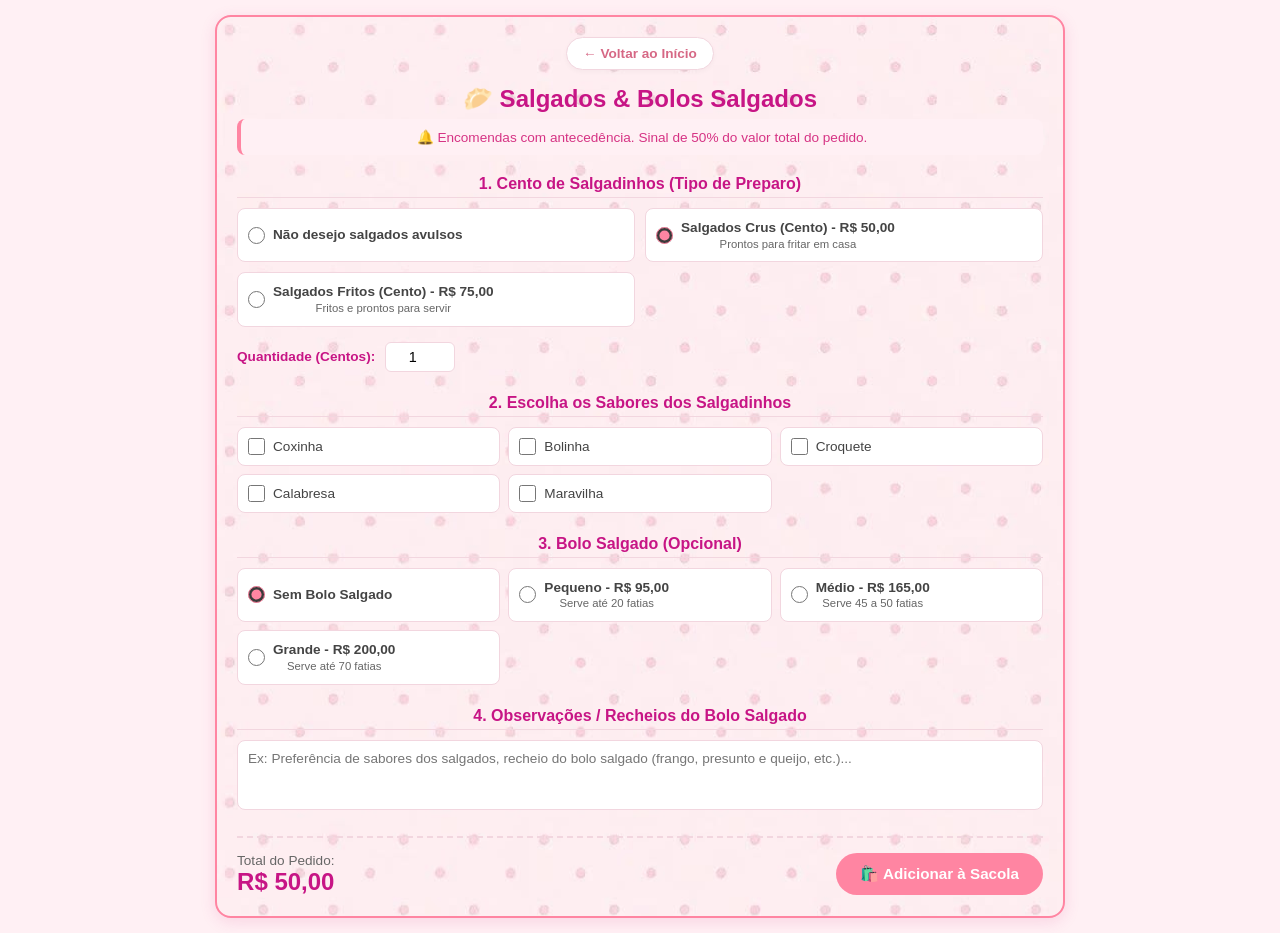
<file: salgados.html>
<!DOCTYPE html>
<html lang="pt-br">
<head>
  <meta charset="UTF-8">
  <meta name="viewport" content="width=device-width, initial-scale=1.0">
  <title>Salgados e Bolo Salgado - Golden Cakes</title>
  <link rel="stylesheet" href="style.css">

  <style>
    * {
      box-sizing: border-box;
      margin: 0;
      padding: 0;
      font-family: 'Segoe UI', Tahoma, Geneva, Verdana, sans-serif;
    }

    body {
      background-color: #fff0f4;
      padding: 15px;
      color: #444;
    }

    .btn-voltar-inicio {
      display: inline-flex;
      align-items: center;
      gap: 6px;
      background-color: #fff;
      color: #d66885;
      border: 1px solid #f2d6df;
      padding: 8px 16px;
      border-radius: 20px;
      text-decoration: none;
      font-size: 0.85rem;
      font-weight: bold;
      margin-bottom: 15px;
      transition: all 0.2s ease;
      box-shadow: 0 2px 5px rgba(0, 0, 0, 0.03);
    }

    .btn-voltar-inicio:hover {
      background-color: #ff85a2;
      color: #ffffff;
      border-color: #ff85a2;
    }

    .montador-cardapio {
      max-width: 850px;
      margin: 0 auto;
      background: #fff;
      padding: 20px;
      background-image: url(fundo.jpg);
      text-align: center;
      border-radius: 16px;
      border: 2px solid #ff85a2;
      box-shadow: 0 4px 15px rgba(214, 51, 132, 0.15);
    }

    .montador-cardapio h2 {
      color: #c71585;
      font-size: 1.5rem;
      margin-bottom: 6px;
      text-align: center;
    }

    .aviso-antecedencia {
      background: #fff0f4;
      color: #d63384;
      padding: 10px 14px;
      border-radius: 8px;
      font-size: 0.85rem;
      margin-bottom: 20px;
      border-left: 4px solid #ff85a2;
      text-align: center;
      font-weight: 500;
    }

    input[type="radio"], input[type="checkbox"] {
      accent-color: #ff85a2;
      width: 17px;
      height: 17px;
      cursor: pointer;
    }

    .grupo-opcao {
      margin-bottom: 22px;
    }

    .grupo-opcao h3 {
      font-size: 1rem;
      color: #c71585;
      margin-bottom: 10px;
      border-bottom: 1px solid #f2d6df;
      padding-bottom: 4px;
    }

    .opcoes-grid {
      display: grid;
      grid-template-columns: repeat(2, 1fr);
      gap: 10px;
    }

    .opcoes-grid-3 {
      display: grid;
      grid-template-columns: repeat(3, 1fr);
      gap: 8px;
    }

    .card-radio, .item-opcao {
      display: flex;
      align-items: center;
      gap: 8px;
      padding: 10px;
      border: 1px solid #f2d6df;
      border-radius: 8px;
      cursor: pointer;
      background-color: #fff;
      font-size: 0.85rem;
      transition: background-color 0.2s;
    }

    .card-radio:hover, .item-opcao:hover {
      background-color: #fff0f4;
    }

    .card-radio div {
      line-height: 1.3;
    }

    .qtd-container {
      display: flex;
      align-items: center;
      gap: 10px;
      margin-top: 10px;
    }

    .qtd-container label {
      font-size: 0.85rem;
      font-weight: bold;
      color: #c71585;
    }

    .qtd-container input {
      width: 70px;
      padding: 6px;
      border: 1px solid #f2d6df;
      border-radius: 6px;
      font-size: 0.9rem;
      text-align: center;
    }

    textarea#detalhesPedido {
      width: 100%;
      height: 70px;
      padding: 10px;
      border: 1px solid #f2d6df;
      border-radius: 8px;
      font-size: 0.85rem;
      resize: none;
      outline: none;
    }

    .resumo-pedido {
      display: flex;
      justify-content: space-between;
      align-items: center;
      margin-top: 20px;
      padding-top: 15px;
      border-top: 2px dashed #f2d6df;
    }

    .valor-final span {
      font-size: 0.85rem;
      color: #666;
      display: block;
    }

    .valor-final strong {
      font-size: 1.5rem;
      color: #c71585;
    }

    .btn-adicionar {
      background-color: #ff85a2;
      color: #fff;
      border: none;
      padding: 12px 24px;
      border-radius: 25px;
      font-weight: bold;
      font-size: 0.95rem;
      cursor: pointer;
      transition: background 0.2s;
    }

    .btn-adicionar:hover {
      background-color: #d63384;
    }

    @media (max-width: 650px) {
      .opcoes-grid, .opcoes-grid-3 {
        grid-template-columns: 1fr;
      }

      .resumo-pedido {
        flex-direction: column;
        gap: 12px;
        align-items: stretch;
        text-align: center;
      }
    }
  </style>
</head>
<body>


  <section class="montador-cardapio">
  <a href="index.html" class="btn-voltar-inicio">&larr; Voltar ao Início</a>


    <h2>🥟 Salgados & Bolos Salgados</h2>
    <p class="aviso-antecedencia">🔔 Encomendas com antecedência. Sinal de 50% do valor total do pedido.</p>

    <form id="formSalgados">
      
      <!-- 1. Salgados (Tipo de Preparo) -->
      <div class="grupo-opcao">
        <h3>1. Cento de Salgadinhos (Tipo de Preparo)</h3>
        <div class="opcoes-grid">
          <label class="card-radio">
            <input type="radio" name="tipoSalgado" value="Nenhum" data-preco="0" onchange="calcularPrecoGeral()">
            <div>
              <strong>Não desejo salgados avulsos</strong>
            </div>
          </label>

          <label class="card-radio">
            <input type="radio" name="tipoSalgado" value="Salgados Crus" data-preco="50" checked onchange="calcularPrecoGeral()">
            <div>
              <strong>Salgados Crus (Cento) - R$ 50,00</strong>
              <small style="display:block; color:#666;">Prontos para fritar em casa</small>
            </div>
          </label>

          <label class="card-radio">
            <input type="radio" name="tipoSalgado" value="Salgados Fritos" data-preco="75" onchange="calcularPrecoGeral()">
            <div>
              <strong>Salgados Fritos (Cento) - R$ 75,00</strong>
              <small style="display:block; color:#666;">Fritos e prontos para servir</small>
            </div>
          </label>
        </div>

        <div class="qtd-container" style="margin-top: 15px;">
          <label for="qtdCento">Quantidade (Centos):</label>
          <input type="number" id="qtdCento" value="1" min="1" max="50" onchange="calcularPrecoGeral()" onkeyup="calcularPrecoGeral()">
        </div>
      </div>

      <!-- 2. Sabores dos Salgados -->
      <div class="grupo-opcao">
        <h3>2. Escolha os Sabores dos Salgadinhos</h3>
        <div class="opcoes-grid-3">
          <label class="item-opcao"><input type="checkbox" name="saborSalgado" value="Coxinha"> <span>Coxinha</span></label>
          <label class="item-opcao"><input type="checkbox" name="saborSalgado" value="Bolinha de Queijo"> <span>Bolinha</span></label>
          <label class="item-opcao"><input type="checkbox" name="saborSalgado" value="Croquete"> <span>Croquete</span></label>
          <label class="item-opcao"><input type="checkbox" name="saborSalgado" value="Calabresa"> <span>Calabresa</span></label>
          <label class="item-opcao"><input type="checkbox" name="saborSalgado" value="Maravilha"> <span>Maravilha</span></label>
        </div>
      </div>

      <!-- 3. Bolo Salgado -->
      <div class="grupo-opcao">
        <h3>3. Bolo Salgado (Opcional)</h3>
        <div class="opcoes-grid-3">
          <label class="card-radio">
            <input type="radio" name="boloSalgado" value="Nenhum" data-preco="0" checked onchange="calcularPrecoGeral()">
            <div>
              <strong>Sem Bolo Salgado</strong>
            </div>
          </label>

          <label class="card-radio">
            <input type="radio" name="boloSalgado" value="Bolo Salgado Pequeno (20 fatias)" data-preco="95" onchange="calcularPrecoGeral()">
            <div>
              <strong>Pequeno - R$ 95,00</strong>
              <small style="display:block; color:#666;">Serve até 20 fatias</small>
            </div>
          </label>

          <label class="card-radio">
            <input type="radio" name="boloSalgado" value="Bolo Salgado Médio (45/50 fatias)" data-preco="165" onchange="calcularPrecoGeral()">
            <div>
              <strong>Médio - R$ 165,00</strong>
              <small style="display:block; color:#666;">Serve 45 a 50 fatias</small>
            </div>
          </label>

          <label class="card-radio">
            <input type="radio" name="boloSalgado" value="Bolo Salgado Grande (70 fatias)" data-preco="200" onchange="calcularPrecoGeral()">
            <div>
              <strong>Grande - R$ 200,00</strong>
              <small style="display:block; color:#666;">Serve até 70 fatias</small>
            </div>
          </label>
        </div>
      </div>

      <!-- 4. Observações -->
      <div class="grupo-opcao">
        <h3>4. Observações / Recheios do Bolo Salgado</h3>
        <textarea id="detalhesPedido" placeholder="Ex: Preferência de sabores dos salgados, recheio do bolo salgado (frango, presunto e queijo, etc.)..."></textarea>
      </div>

      <!-- Resumo e Botão -->
      <div class="resumo-pedido">
        <div class="valor-final">
          <span>Total do Pedido:</span>
          <strong id="precoFinal">R$ 50,00</strong>
        </div>
        <button type="button" class="btn-adicionar" onclick="adicionarAoCarrinho()">
          🛍️ Adicionar à Sacola
        </button>
      </div>

    </form>
  </section>

  <script>
    function calcularPrecoGeral() {
      const tipoSalgadoRadio = document.querySelector('input[name="tipoSalgado"]:checked');
      const boloSalgadoRadio = document.querySelector('input[name="boloSalgado"]:checked');
      const qtdCento = parseInt(document.getElementById('qtdCento').value) || 1;

      let precoSalgado = tipoSalgadoRadio ? parseFloat(tipoSalgadoRadio.dataset.preco) : 0;
      let precoBolo = boloSalgadoRadio ? parseFloat(boloSalgadoRadio.dataset.preco) : 0;

      let total = (precoSalgado * qtdCento) + precoBolo;

      document.getElementById('precoFinal').innerText = `R$ ${total.toFixed(2).replace('.', ',')}`;
    }

    function adicionarAoCarrinho() {
      const tipoSalgado = document.querySelector('input[name="tipoSalgado"]:checked').value;
      const boloSalgado = document.querySelector('input[name="boloSalgado"]:checked').value;
      const sabores = Array.from(document.querySelectorAll('input[name="saborSalgado"]:checked')).map(el => el.value);
      const qtdCento = parseInt(document.getElementById('qtdCento').value) || 1;
      const obs = document.getElementById('detalhesPedido').value;

      const precoTexto = document.getElementById('precoFinal').innerText;
      const precoNumerico = parseFloat(precoTexto.replace('R$', '').replace('.', '').replace(',', '.').trim());

      if (tipoSalgado === "Nenhum" && boloSalgado === "Nenhum") {
        alert("Por favor, selecione ao menos uma opção de salgado ou bolo salgado!");
        return;
      }

      if (tipoSalgado !== "Nenhum" && sabores.length === 0) {
        alert("Por favor, selecione pelo menos 1 sabor de salgadinho!");
        return;
      }

      let nomeItem = "Pedido Especial de Salgados";
      let detalhes = [];

      if (tipoSalgado !== "Nenhum") {
        detalhes.push(`${qtdCento} Cento(s) de ${tipoSalgado} (${sabores.join(', ')})`);
      }

      if (boloSalgado !== "Nenhum") {
        detalhes.push(`${boloSalgado}`);
      }

      const itemPedido = {
        nome: nomeItem,
        detalhes: detalhes.join(' + '),
        obs: obs,
        preco: precoNumerico,
        quantidade: 1
      };

      let carrinho = JSON.parse(localStorage.getItem('carrinhoGoldenCakes')) || [];
      carrinho.push(itemPedido);
      localStorage.setItem('carrinhoGoldenCakes', JSON.stringify(carrinho));

      alert(`Item adicionado à sua sacola com sucesso!`);
      window.location.href = 'index.html';
    }

    window.onload = function() {
      calcularPrecoGeral();
    };
  </script>
</body>
</html>
</file>
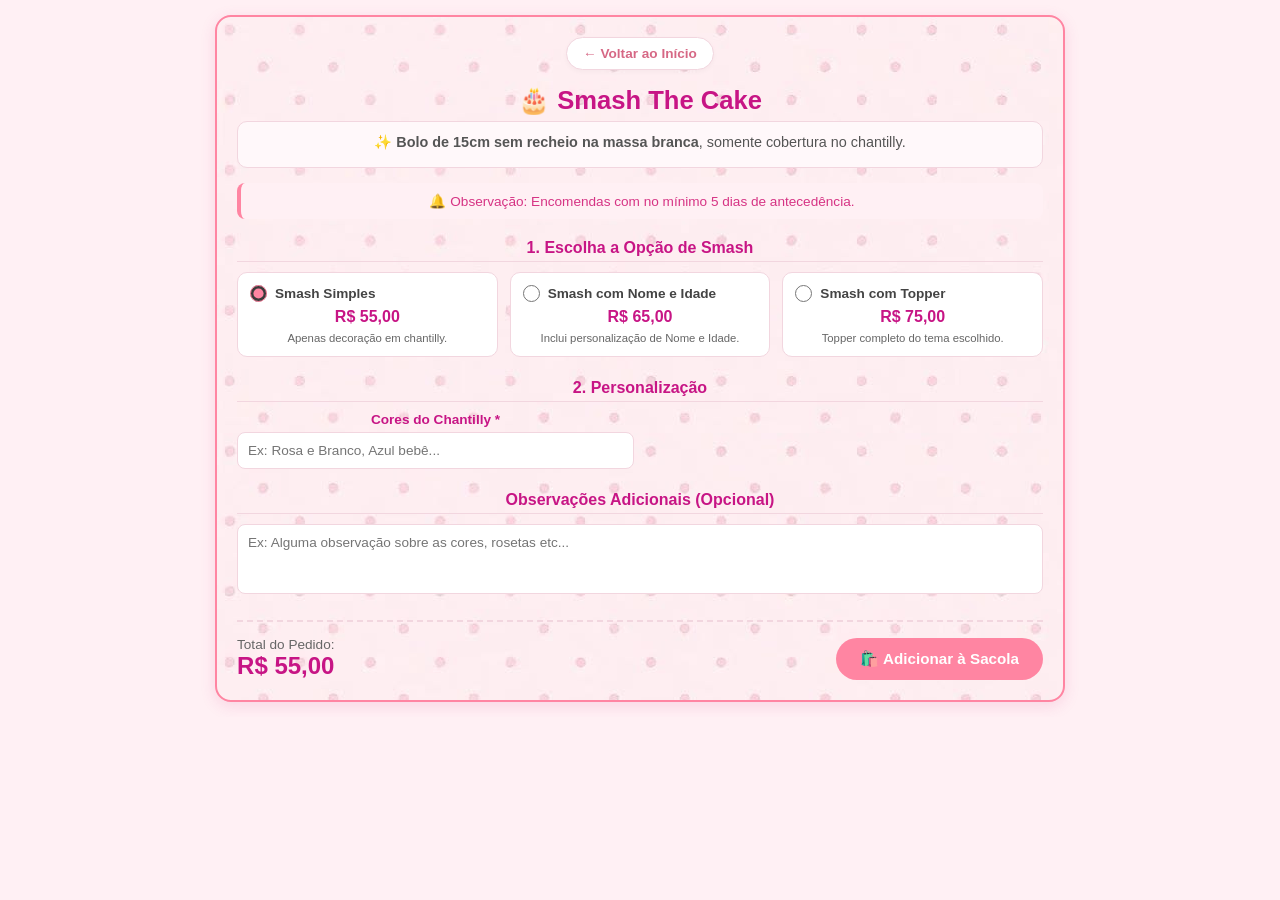
<file: smash.html>
<!DOCTYPE html>
<html lang="pt-br">
<head>
  <meta charset="UTF-8">
  <meta name="viewport" content="width=device-width, initial-scale=1.0">
  <title>Smash The Cake - Golden Cakes</title>
  <link rel="stylesheet" href="style.css">

  <style>
    * {
      box-sizing: border-box;
      margin: 0;
      padding: 0;
      font-family: 'Segoe UI', Tahoma, Geneva, Verdana, sans-serif;
    }

    body {
      background-color: #fff0f4;
      padding: 15px;
      color: #444;
    }

    .btn-voltar-inicio {
      display: inline-flex;
      align-items: center;
      gap: 6px;
      background-color: #fff;
      color: #d66885;
      border: 1px solid #f2d6df;
      padding: 8px 16px;
      border-radius: 20px;
      text-decoration: none;
      font-size: 0.85rem;
      font-weight: bold;
      margin-bottom: 15px;
      transition: all 0.2s ease;
      box-shadow: 0 2px 5px rgba(0, 0, 0, 0.03);
    }

    .btn-voltar-inicio:hover {
      background-color: #ff85a2;
      color: #ffffff;
      border-color: #ff85a2;
    }

    .montador-cardapio {
      max-width: 850px;
      margin: 0 auto;
      background: #fff;
      padding: 20px;
      background-image: url(fundo.jpg);
      text-align: center;
      border-radius: 16px;
      border: 2px solid #ff85a2;
      box-shadow: 0 4px 15px rgba(214, 51, 132, 0.15);
    }

    .montador-cardapio h2 {
      color: #c71585;
      font-size: 1.6rem;
      margin-bottom: 6px;
      text-align: center;
    }

    .info-smash {
      background-color: #fff8fa;
      border: 1px solid #f2d6df;
      padding: 12px;
      border-radius: 10px;
      text-align: center;
      margin-bottom: 15px;
    }

    .info-smash p {
      font-size: 0.9rem;
      color: #555;
      margin-bottom: 4px;
    }

    .aviso-antecedencia {
      background: #fff0f4;
      color: #d63384;
      padding: 10px 14px;
      border-radius: 8px;
      font-size: 0.85rem;
      margin-bottom: 20px;
      border-left: 4px solid #ff85a2;
      text-align: center;
      font-weight: 500;
    }

    input[type="radio"] {
      accent-color: #ff85a2;
      width: 17px;
      height: 17px;
      cursor: pointer;
    }

    .grupo-opcao {
      margin-bottom: 22px;
    }

    .grupo-opcao h3 {
      font-size: 1rem;
      color: #c71585;
      margin-bottom: 10px;
      border-bottom: 1px solid #f2d6df;
      padding-bottom: 4px;
    }

    .opcoes-grid {
      display: grid;
      grid-template-columns: repeat(3, 1fr);
      gap: 12px;
    }

    .card-radio {
      display: flex;
      flex-direction: column;
      gap: 6px;
      padding: 12px;
      border: 1px solid #f2d6df;
      border-radius: 10px;
      cursor: pointer;
      background-color: #fff;
      font-size: 0.85rem;
      transition: all 0.2s ease;
    }

    .card-radio:hover {
      background-color: #fff0f4;
      border-color: #ff85a2;
    }

    .card-radio-header {
      display: flex;
      align-items: center;
      gap: 8px;
    }

    .inputs-grid {
      display: grid;
      grid-template-columns: repeat(2, 1fr);
      gap: 12px;
    }

    .campo-texto {
      display: flex;
      flex-direction: column;
      gap: 5px;
    }

    .campo-texto label {
      font-size: 0.85rem;
      font-weight: 600;
      color: #c71585;
    }

    .campo-texto input, textarea#detalhesSmash {
      width: 100%;
      padding: 10px;
      border: 1px solid #f2d6df;
      border-radius: 8px;
      font-size: 0.85rem;
      outline: none;
    }

    .campo-texto input:focus, textarea#detalhesSmash:focus {
      border-color: #ff85a2;
    }

    textarea#detalhesSmash {
      height: 70px;
      resize: none;
    }

    .resumo-pedido {
      display: flex;
      justify-content: space-between;
      align-items: center;
      margin-top: 20px;
      padding-top: 15px;
      border-top: 2px dashed #f2d6df;
    }

    .valor-final span {
      font-size: 0.85rem;
      color: #666;
      display: block;
    }

    .valor-final strong {
      font-size: 1.5rem;
      color: #c71585;
    }

    .btn-adicionar {
      background-color: #ff85a2;
      color: #fff;
      border: none;
      padding: 12px 24px;
      border-radius: 25px;
      font-weight: bold;
      font-size: 0.95rem;
      cursor: pointer;
      transition: background 0.2s;
    }

    .btn-adicionar:hover {
      background-color: #d63384;
    }

    @media (max-width: 650px) {
      .opcoes-grid, .inputs-grid {
        grid-template-columns: 1fr;
      }

      .resumo-pedido {
        flex-direction: column;
        gap: 12px;
        align-items: stretch;
        text-align: center;
      }
    }
  </style>
</head>
<body>



  <section class="montador-cardapio">
 <a href="index.html" class="btn-voltar-inicio">&larr; Voltar ao Início</a>

    <h2>🎂 Smash The Cake</h2>
    
    <div class="info-smash">
      <p>✨ <strong>Bolo de 15cm sem recheio na massa branca</strong>, somente cobertura no chantilly.</p>
    </div>

    <p class="aviso-antecedencia">🔔 Observação: Encomendas com no mínimo 5 dias de antecedência.</p>

    <form id="formSmash">
      
      <!-- 1. Modelo do Smash -->
      <div class="grupo-opcao">
        <h3>1. Escolha a Opção de Smash</h3>
        <div class="opcoes-grid">
          
          <label class="card-radio">
            <div class="card-radio-header">
              <input type="radio" name="opcaoSmash" value="Smash Simples" data-preco="55" checked onchange="atualizarCampos(); calcularPrecoSmash();">
              <strong>Smash Simples</strong>
            </div>
            <span style="color:#c71585; font-weight:bold; font-size:1rem;">R$ 55,00</span>
            <small style="color:#666;">Apenas decoração em chantilly.</small>
          </label>

          <label class="card-radio">
            <div class="card-radio-header">
              <input type="radio" name="opcaoSmash" value="Smash com Nome e Idade" data-preco="65" onchange="atualizarCampos(); calcularPrecoSmash();">
              <strong>Smash com Nome e Idade</strong>
            </div>
            <span style="color:#c71585; font-weight:bold; font-size:1rem;">R$ 65,00</span>
            <small style="color:#666;">Inclui personalização de Nome e Idade.</small>
          </label>

          <label class="card-radio">
            <div class="card-radio-header">
              <input type="radio" name="opcaoSmash" value="Smash com Topper" data-preco="75" onchange="atualizarCampos(); calcularPrecoSmash();">
              <strong>Smash com Topper</strong>
            </div>
            <span style="color:#c71585; font-weight:bold; font-size:1rem;">R$ 75,00</span>
            <small style="color:#666;">Topper completo do tema escolhido.</small>
          </label>

        </div>
      </div>

      <!-- 2. Personalização do Bolo -->
      <div class="grupo-opcao">
        <h3>2. Personalização</h3>
        <div class="inputs-grid">
          
          <div class="campo-texto">
            <label for="corChantilly">Cores do Chantilly *</label>
            <input type="text" id="corChantilly" placeholder="Ex: Rosa e Branco, Azul bebê...">
          </div>

          <div class="campo-texto" id="boxNomeIdade" style="display: none;">
            <label for="nomeIdade">Nome e Idade *</label>
            <input type="text" id="nomeIdade" placeholder="Ex: Ayra, 1 ano">
          </div>

        </div>
      </div>

      <!-- 3. Tema do Topper (Visível apenas para o modelo com Topper) -->
      <div class="grupo-opcao" id="boxTemaTopper" style="display: none;">
        <h3>3. Tema do Topper *</h3>
        <input type="text" id="temaTopper" style="width: 100%; padding: 10px; border: 1px solid #f2d6df; border-radius: 8px; font-size: 0.85rem;" placeholder="Ex: Mundo Bita, Circo, Safari, Princesas...">
      </div>

      <!-- 4. Observações gerais -->
      <div class="grupo-opcao">
        <h3>Observações Adicionais (Opcional)</h3>
        <textarea id="detalhesSmash" placeholder="Ex: Alguma observação sobre as cores, rosetas etc..."></textarea>
      </div>

      <!-- Resumo e Botão -->
      <div class="resumo-pedido">
        <div class="valor-final">
          <span>Total do Pedido:</span>
          <strong id="precoFinalSmash">R$ 55,00</strong>
        </div>
        <button type="button" class="btn-adicionar" onclick="adicionarSmashAoCarrinho()">
          🛍️ Adicionar à Sacola
        </button>
      </div>

    </form>
  </section>

  <script>
    function atualizarCampos() {
      const opcao = document.querySelector('input[name="opcaoSmash"]:checked').value;
      const boxNomeIdade = document.getElementById('boxNomeIdade');
      const boxTemaTopper = document.getElementById('boxTemaTopper');

      if (opcao === "Smash Simples") {
        boxNomeIdade.style.display = "none";
        boxTemaTopper.style.display = "none";
      } else if (opcao === "Smash com Nome e Idade") {
        boxNomeIdade.style.display = "flex";
        boxTemaTopper.style.display = "none";
      } else if (opcao === "Smash com Topper") {
        boxNomeIdade.style.display = "flex";
        boxTemaTopper.style.display = "block";
      }
    }

    function calcularPrecoSmash() {
      const opcaoRadio = document.querySelector('input[name="opcaoSmash"]:checked');
      let total = opcaoRadio ? parseFloat(opcaoRadio.dataset.preco) : 55;
      document.getElementById('precoFinalSmash').innerText = `R$ ${total.toFixed(2).replace('.', ',')}`;
    }

    function adicionarSmashAoCarrinho() {
      const opcao = document.querySelector('input[name="opcaoSmash"]:checked').value;
      const cores = document.getElementById('corChantilly').value.trim();
      const nomeIdade = document.getElementById('nomeIdade').value.trim();
      const temaTopper = document.getElementById('temaTopper').value.trim();
      const obs = document.getElementById('detalhesSmash').value.trim();

      const precoTexto = document.getElementById('precoFinalSmash').innerText;
      const precoNumerico = parseFloat(precoTexto.replace('R$', '').replace('.', '').replace(',', '.').trim());

      // Validações inteligentes de acordo com o modelo selecionado
      if (!cores) {
        alert("Por favor, informe a(s) cor(es) desejada(s) para o chantilly!");
        return;
      }

      if ((opcao === "Smash com Nome e Idade" || opcao === "Smash com Topper") && !nomeIdade) {
        alert("Por favor, preencha o Nome e a Idade para personalizar!");
        return;
      }

      if (opcao === "Smash com Topper" && !temaTopper) {
        alert("Por favor, informe o Tema do Topper desejado!");
        return;
      }

      // Construção do resumo do item
      let detalhesTexto = `Massa: Branca (15cm) | Cores: ${cores}`;
      
      if (opcao !== "Smash Simples" && nomeIdade) {
        detalhesTexto += ` | Personalização: ${nomeIdade}`;
      }

      if (opcao === "Smash com Topper" && temaTopper) {
        detalhesTexto += ` | Tema do Topper: ${temaTopper}`;
      }

      const itemSmash = {
        nome: `${opcao}`,
        detalhes: detalhesTexto,
        obs: obs,
        preco: precoNumerico,
        quantidade: 1
      };

      let carrinho = JSON.parse(localStorage.getItem('carrinhoGoldenCakes')) || [];
      carrinho.push(itemSmash);
      localStorage.setItem('carrinhoGoldenCakes', JSON.stringify(carrinho));

      alert(`${itemSmash.nome} adicionado à sua sacola com sucesso!`);
      window.location.href = 'index.html';
    }

    window.onload = function() {
      atualizarCampos();
      calcularPrecoSmash();
    };
  </script>
</body>
</html>
</file>
<file: style.css>
* {
    padding: 0;
    margin: 0;
    box-sizing: border-box;
}

html, body {
    overflow-x: hidden;
    max-width: 100%;
}

@media (max-width: 768px) {
    header, .header-container {
        flex-direction: column;
        align-items: center;
        gap: 12px;
        padding: 15px 10px;
    }
    nav, .menu-direita {
        margin-left: 0;
        display: flex;
        flex-wrap: wrap; 
        justify-content: center;
        gap: 12px 18px;  
        width: 100%;
    }
    nav a {
        font-size: 0.85rem;
    }

    /* Ajuste para telas menores ficarem responsivas */
    .cards-container {
        grid-template-columns: repeat(auto-fit, minmax(220px, 1fr)) !important;
    }
}

header {
    position: sticky;
    top: 0;
    z-index: 100;
    box-shadow: 0 2px 15px rgba(214, 51, 132, 0.88);
    backdrop-filter: blur(8px);
    width: 100%;
    box-sizing: border-box;
    padding: 10px 20px;
    background-color: rgba(224, 165, 210, 0.315);
}

header img, .logo {
    max-height: 100px;
    width: 100px;
    max-width: 100%;
    object-fit: contain;
}

.navlinks {
    display: flex;
    margin-left: auto;
    align-items: center;
    gap: 5px;
    flex-wrap: wrap;
}

.nav-links a {
    text-decoration: none;
    color: #c71585;
    font-weight: 600;
    font-size: 0.95rem;
    transition: color 0.2s ease, transform 0.2s ease;
}

.nav-links a:hover {
    color: #ff85a2;
    transform: translateY(-2px);
}

.cart-btn-header {
    background: #ff85a2;
    color: white;
    border: none;
    padding: 8px 16px;
    border-radius: 20px;
    font-weight: bold;
    cursor: pointer;
    display: flex;
    align-items: center;
    gap: 6px;
    transition: background 0.2s;
}

main {
    background-image: url(fundo.jpg); 
    height: 100%;
}

.clique {
    text-decoration: none;
    color: rgba(192, 27, 170, 0.616);
    font-family: sans-serif;
    font-size: 16px;
    padding: 10px;
}

.log {
    height: 120px;
    object-fit: contain;
}

.logonav {
    display: flex;
    text-align: center;
    color: rgba(192, 27, 170, 0.616);
    align-items: center;
}

.categorias {
    padding: 40px 20px;
    text-align: center;
}

.titulo-secao {
    color: #d63384;
    font-size: 2rem;
    margin-bottom: 30px;
    font-family: sans-serif;
}

/* --- AJUSTE DOS CARDS (3 em cima e 3 embaixo) --- */
.cards-container {
    display: grid;
    grid-template-columns: repeat(3, minmax(200px, 260px)); /* Define exatamente 3 colunas */
    justify-content: center;
    gap: 20px;
    width: 100%;
    max-width: 900px;
    margin: 0 auto;
}

.card {
    width: 100%; /* Preenche o espaço da coluna no Grid */
    background-color: #ffffff;
    border: 2px solid #ff85a2;
    border-radius: 18px;
    text-decoration: none;
    overflow: hidden;
    box-shadow: 0 4px 15px rgba(214, 51, 132, 0.25);
    display: flex;
    flex-direction: column;
    transition: transform 0.3s ease, box-shadow 0.3s ease;
}

.card:hover {
    transform: translateY(-8px);
    box-shadow: 0 8px 25px rgba(214, 51, 132, 0.35);
}

.card-imagem {
    height: 180px;
    width: 100%;
}

.card-imagem img {
    width: 100%;
    height: 100%;
    object-fit: cover;
}

.card-conteudo {
    padding: 15px;
    display: flex;
    flex-direction: column;
    flex-grow: 1; 
}

.card-conteudo h3 {
    color: #c71585;
    margin: 0 0 8px 0;
    font-size: 1.2rem;
}

.card-conteudo p {
    color: #666;
    font-size: 0.85rem;
    margin: 0 0 15px 0;
    line-height: 1.3;
    flex-grow: 1; 
}


/* Container dos Botões Flutuantes no Canto Direiro Inferior */
.icones-flutuantes {
    position: fixed;
    bottom: 25px;
    right: 25px;
    display: flex;
    flex-direction: column;
    gap: 12px;
    z-index: 998; /* Fica acima do conteúdo, mas abaixo do menu aberto da sacola */
}

/* Estilo Base das Bolinhas */
.btn-flutuante {
    width: 50px;
    height: 50px;
    border-radius: 50%;
    display: flex;
    align-items: center;
    justify-content: center;
    color: #ffffff;
    box-shadow: 0 4px 10px rgba(0, 0, 0, 0.25);
    transition: transform 0.3s ease, box-shadow 0.3s ease;
    text-decoration: none;
}

.btn-flutuante:hover {
    transform: scale(1.12);
    box-shadow: 0 6px 14px rgba(0, 0, 0, 0.35);
}

/* Cor do WhatsApp */
.btn-flutuante.whatsapp {
    background-color: #25d366;
}

/* Cor Gradiente do Instagram */
.btn-flutuante.instagram {
    background: linear-gradient(45deg, #f09433 0%, #e6683c 25%, #dc2743 50%, #cc2366 75%, #bc1888 100%);
}

/* Botão */
.btn-card {
    background-color: #ff85a2;
    color: white;
    padding: 8px 15px;
    border-radius: 20px;
    font-weight: bold;
    font-size: 0.85rem;
    display: block;
    text-align: center;
    transition: background-color 0.2s ease; 
}

.card:hover .btn-card {
    background-color: #d63384;
}
</file>
<file: styledecorados.css>
body{
  background-color: rgba(224, 165, 210, 0.315);
}

.titulo{
    text-align: center;
}

.btn-voltar-inicio {
  display: inline-flex;
  align-items: center;
  gap: 6px;
  background-color: #fff;
  color: #d66885;
  border: 1px solid #f2d6df;
  padding: 8px 16px;
  border-radius: 20px;
  text-decoration: none;
  font-size: 0.85rem;
  font-weight: bold;
  margin: 15px 0 5px 15px;
  transition: all 0.2s ease;
  box-shadow: 0 2px 5px rgba(0, 0, 0, 0.03);
}

.btn-voltar-inicio:hover {
  background-color: #f7a8be;
  color: #ffffff;
  border-color: #f7a8be;
}
.montador-cardapio {
  max-width: 850px; /* Largura maior para acomodar colunas lado a lado */
  margin: 15px auto;
background-image: url(fundo.jpg);
text-align: center;
  padding: 18px 22px;
  border-radius: 14px;
  border: 1px solid #f2d6df;
  box-shadow: 0 4px 12px rgba(0, 0, 0, 0.04);
  font-size: 0.9rem;
}

/* Muda a cor das bolinhas (radio) e caixas (checkbox) para rosa */
input[type="radio"],
input[type="checkbox"] {
  accent-color: #f50549; 
  width: 16px;          
  height: 16px;        
  cursor: pointer;
}


.montador-cardapio h2 {
  color: #d66885;
  font-size: 1.3rem;
  margin-bottom: 4px;
}

.aviso-antecedencia {
  background: #fff0f4;
  color: #c0392b;
  padding: 6px 10px;
  border-radius: 6px;
  font-size: 15px;
  margin-bottom: 12px;
  border-left: 3px solid #d66885;
}

/* Divisão Topo: Formato + Tamanho na esquerda, Massa na direita */
.linha-dupla {
  display: grid;
  grid-template-columns: 1.2fr 1fr; /* Duas colunas na parte superior */
  gap: 15px;
  margin-bottom: 10px;
}

.grupo-opcao {
  margin-bottom: 12px;
}

.grupo-opcao h3 {
  font-size: 0.9rem;
  color: #333;
  margin-bottom: 6px;
  border-bottom: 1px solid #f9e3eb;
  padding-bottom: 3px;
}

.subtitulo-recheio {
  font-size: 0.8rem;
  color: #d66885;
  margin: 6px 0 4px 0;
  font-weight: bold;
}

/* Grids compactos de itens */
.opcoes-grid {
  display: grid;
  grid-template-columns: repeat(3, 1fr);
  gap: 6px;
}

.opcoes-lista {
  display: grid;
  grid-template-columns: 1fr;
  gap: 4px;
}

/* Grid de Recheios em 3 Colunas Lado a Lado */
.opcoes-grid-recheios {
  display: grid;
  grid-template-columns: repeat(3, 1fr); /* 3 itens por linha */
  gap: 4px 8px;
}

/* Cards compactos */
.card-radio, .item-opcao {
  display: flex;
  align-items: center;
  gap: 6px;
  padding: 5px 8px;
  border: 1px solid #f2d6df;
  border-radius: 6px;
  cursor: pointer;
  background-color: #fff;
  font-size: 0.82rem;
}

.card-radio:hover, .item-opcao:hover {
  background-color: #fff5f8;
}

.item-opcao span {
  flex: 1;
}

textarea#detalhesRecheio {
  width: 100%;
  height: 45px; /* Menor altura para a caixa de texto */
  padding: 6px;
  border: 1px solid #f2d6df;
  border-radius: 6px;
  font-size: 0.82rem;
  resize: none;
}

/* Rodapé com Preço e Botão lado a lado */
.resumo-pedido {
  display: flex;
  justify-content: space-between;
  align-items: center;
  margin-top: 10px;
  padding-top: 10px;
  border-top: 1px dashed #f2d6df;
}

.valor-final span {
  font-size: 0.78rem;
  color: #666;
}

.valor-final strong {
  font-size: 1.3rem;
  color: #d66885;
}

.btn-adicionar {
  background-color: #f7a8be;
  color: #fff;
  border: none;
  padding: 8px 16px;
  border-radius: 20px;
  font-weight: bold;
  font-size: 0.85rem;
  cursor: pointer;
}

/* Ajuste Responsivo para Celular */
@media (max-width: 600px) {
  .linha-dupla {
    grid-template-columns: 1fr; /* No celular volta a ser 1 coluna */
  }
  .opcoes-grid-recheios {
    grid-template-columns: repeat(2, 1fr); /* 2 colunas no celular */
  }
}
</file>
